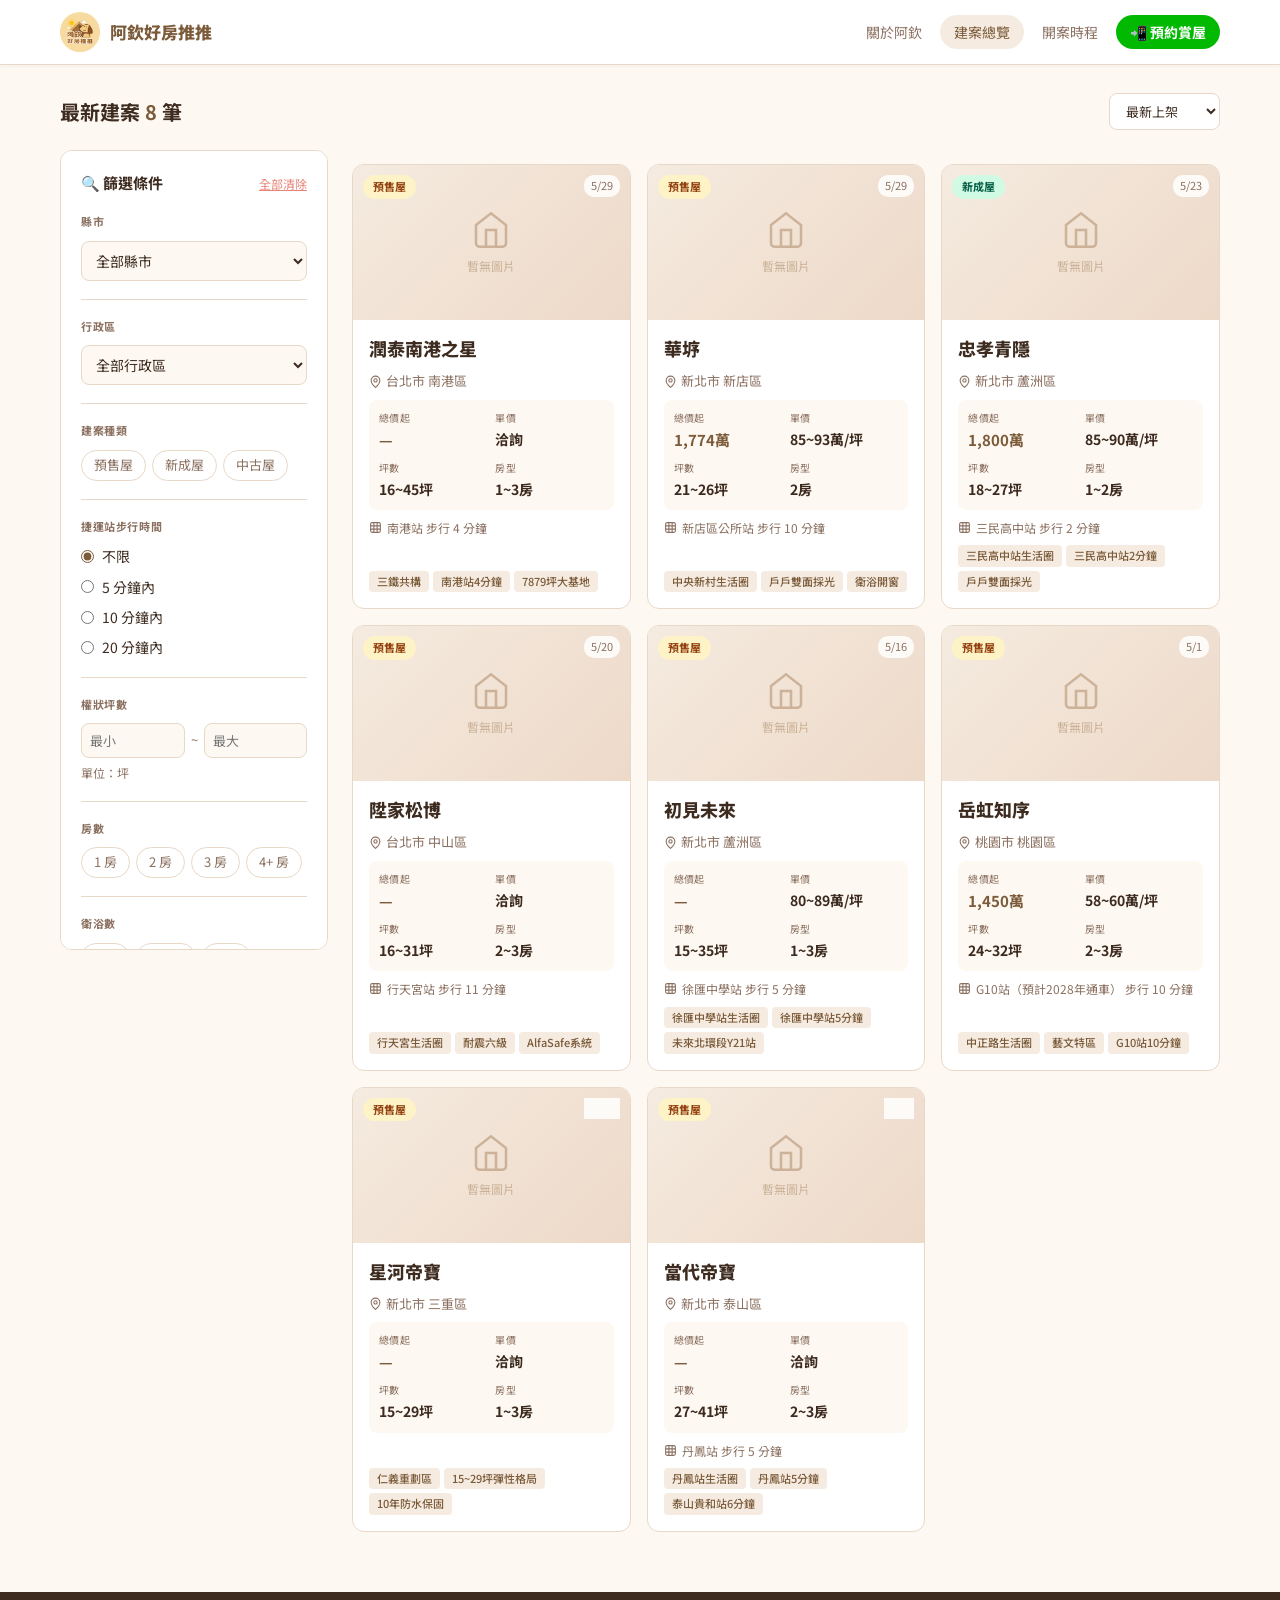
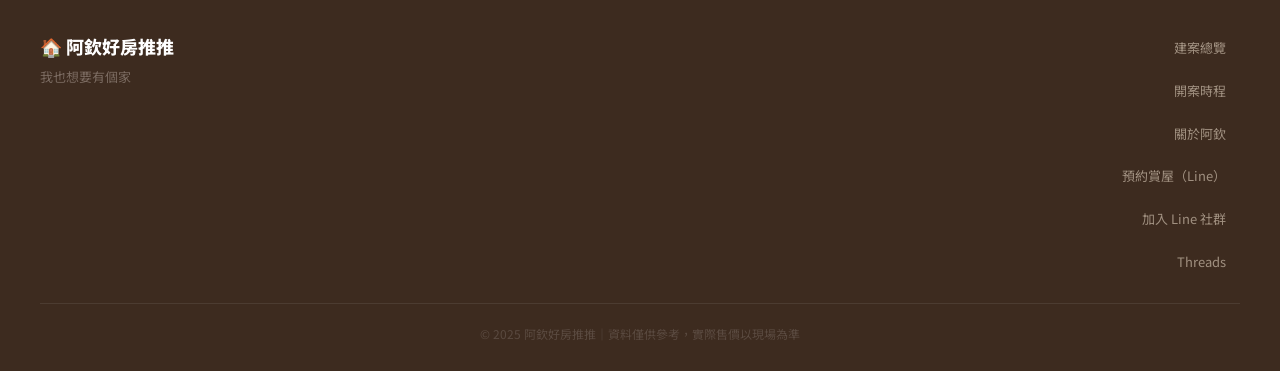
<file: index.html>
<!DOCTYPE html>
<html lang="zh-Hant">
<head>
  <meta charset="UTF-8">
  <meta name="viewport" content="width=device-width, initial-scale=1.0">
  <title>阿欽好房推推｜新建案資訊平台</title>
  <meta name="description" content="阿欽好房推推 — 集結最新預售屋、新成屋建案資訊，強大篩選功能，透過阿欽預約優先賞屋。">
  <link rel="icon" type="image/png" href="/images/logo.png">
  <link rel="stylesheet" href="/css/style.css">
</head>
<body>

<!-- ── Header ── -->
<header>
  <div class="header-inner">
    <a class="logo" href="/">
      <img src="/images/logo.png" alt="阿欽好房推推">
      <span class="logo-text">阿欽好房推推</span>
    </a>
    <nav>
      <a href="/about.html">關於阿欽</a>
      <a href="/" class="active">建案總覽</a>
      <a href="/schedule.html">開案時程</a>
      <a href="https://lin.ee/UndYv1Z" target="_blank" rel="noopener" class="nav-cta">
        📲 預約賞屋
      </a>
    </nav>
  </div>
</header>

<!-- ── Main ── -->
<main>
  <div class="page-container">

    <div class="listing-top">
      <h1>最新建案 <span id="resultCount">—</span> 筆</h1>
      <div style="display:flex;gap:8px;align-items:center;flex-wrap:wrap;">
        <select id="sortSelect" class="sort-select">
          <option value="newest">最新上架</option>
          <option value="price_asc">總價低→高</option>
          <option value="price_desc">總價高→低</option>
          <option value="size_asc">坪數小→大</option>
          <option value="size_desc">坪數大→小</option>
        </select>
        <button class="mobile-filter-btn" id="mobileFilterBtn">
          <svg width="15" height="15" viewBox="0 0 24 24" fill="none" stroke="currentColor" stroke-width="2">
            <line x1="4" y1="6" x2="20" y2="6"/>
            <line x1="4" y1="12" x2="14" y2="12"/>
            <line x1="4" y1="18" x2="10" y2="18"/>
          </svg>
          篩選
        </button>
      </div>
    </div>

    <div class="listing-layout">

      <!-- ── Filter Panel ── -->
      <aside class="filter-panel" id="filterPanel">
        <div class="filter-panel-header">
          <h2>🔍 篩選條件</h2>
          <button class="filter-reset" id="filterReset">全部清除</button>
        </div>

        <!-- Mobile close -->
        <div class="filter-panel-close-btn" style="display:none" id="filterCloseBtnWrap">
          <button id="filterClose" style="padding:6px 16px;border:1px solid var(--border);border-radius:20px;background:white;font-size:13px;cursor:pointer;font-family:inherit;">
            ✕ 關閉
          </button>
        </div>

        <!-- 縣市 -->
        <div class="filter-section">
          <div class="filter-label">縣市</div>
          <select id="filterCity" class="filter-select">
            <option value="">全部縣市</option>
          </select>
        </div>

        <!-- 行政區 -->
        <div class="filter-section">
          <div class="filter-label">行政區</div>
          <select id="filterDistrict" class="filter-select">
            <option value="">全部行政區</option>
          </select>
        </div>

        <!-- 建案種類 -->
        <div class="filter-section">
          <div class="filter-label">建案種類</div>
          <div class="chip-group">
            <span class="chip" data-group="type" data-value="預售屋">預售屋</span>
            <span class="chip" data-group="type" data-value="新成屋">新成屋</span>
            <span class="chip" data-group="type" data-value="中古屋">中古屋</span>
          </div>
        </div>

        <!-- 捷運距離 -->
        <div class="filter-section">
          <div class="filter-label">捷運站步行時間</div>
          <div class="radio-group">
            <label><input type="radio" name="mrt" value="" checked> 不限</label>
            <label><input type="radio" name="mrt" value="5"> 5 分鐘內</label>
            <label><input type="radio" name="mrt" value="10"> 10 分鐘內</label>
            <label><input type="radio" name="mrt" value="20"> 20 分鐘內</label>
          </div>
        </div>

        <!-- 權狀坪數 -->
        <div class="filter-section">
          <div class="filter-label">權狀坪數</div>
          <div class="range-row">
            <input type="number" id="sizeMin" class="range-input" placeholder="最小" min="0" step="1">
            <span>~</span>
            <input type="number" id="sizeMax" class="range-input" placeholder="最大" min="0" step="1">
          </div>
          <div class="range-unit">單位：坪</div>
        </div>

        <!-- 房數 -->
        <div class="filter-section">
          <div class="filter-label">房數</div>
          <div class="chip-group">
            <span class="chip" data-group="rooms" data-value="1">1 房</span>
            <span class="chip" data-group="rooms" data-value="2">2 房</span>
            <span class="chip" data-group="rooms" data-value="3">3 房</span>
            <span class="chip" data-group="rooms" data-value="4">4+ 房</span>
          </div>
        </div>

        <!-- 衛浴 -->
        <div class="filter-section">
          <div class="filter-label">衛浴數</div>
          <div class="chip-group">
            <span class="chip" data-group="bathrooms" data-value="1">1 衛</span>
            <span class="chip" data-group="bathrooms" data-value="1.5">1.5 衛</span>
            <span class="chip" data-group="bathrooms" data-value="2">2 衛</span>
            <span class="chip" data-group="bathrooms" data-value="3">3+ 衛</span>
          </div>
        </div>

      </aside>

      <!-- ── Project Area ── -->
      <div class="projects-area">
        <div class="active-filters" id="activeFilters"></div>
        <div class="project-grid" id="projectGrid">
          <!-- Cards rendered by JS -->
          <div style="padding:40px;color:var(--text-muted);font-size:14px;">載入中...</div>
        </div>
      </div>

    </div>
  </div>
</main>

<!-- ── Footer ── -->
<footer>
  <div class="footer-inner">
    <div class="footer-brand">
      <div class="footer-logo">🏠 阿欽好房推推</div>
      <div class="footer-tagline">我也想要有個家</div>
    </div>
    <nav class="footer-nav">
      <a href="/">建案總覽</a>
      <a href="/schedule.html">開案時程</a>
      <a href="/about.html">關於阿欽</a>
      <a href="https://lin.ee/UndYv1Z" target="_blank" rel="noopener">預約賞屋（Line）</a>
      <a href="https://line.me/ti/g2/VxZnBZgPuC8QQO1JbChsbgIZFCAFGrbEiuoVcQ" target="_blank" rel="noopener">加入 Line 社群</a>
      <a href="https://www.threads.com/@ac.goodhouse" target="_blank" rel="noopener">Threads</a>
    </nav>
  </div>
  <div class="footer-bottom">
    © 2025 阿欽好房推推｜資料僅供參考，實際售價以現場為準
  </div>
</footer>

<script src="/js/main.js"></script>
<script src="https://identity.netlify.com/v1/netlify-identity-widget.js"></script>
<script>
  // Show mobile close button on small screens
  if (window.innerWidth <= 900) {
    document.getElementById('filterCloseBtnWrap').style.display = 'flex';
  }
  // Redirect to /admin after Identity login
  if (window.netlifyIdentity) {
    window.netlifyIdentity.on('init', user => {
      if (!user) {
        window.netlifyIdentity.on('login', () => {
          document.location.href = '/admin/';
        });
      }
    });
  }
</script>
</body>
</html>
</file>
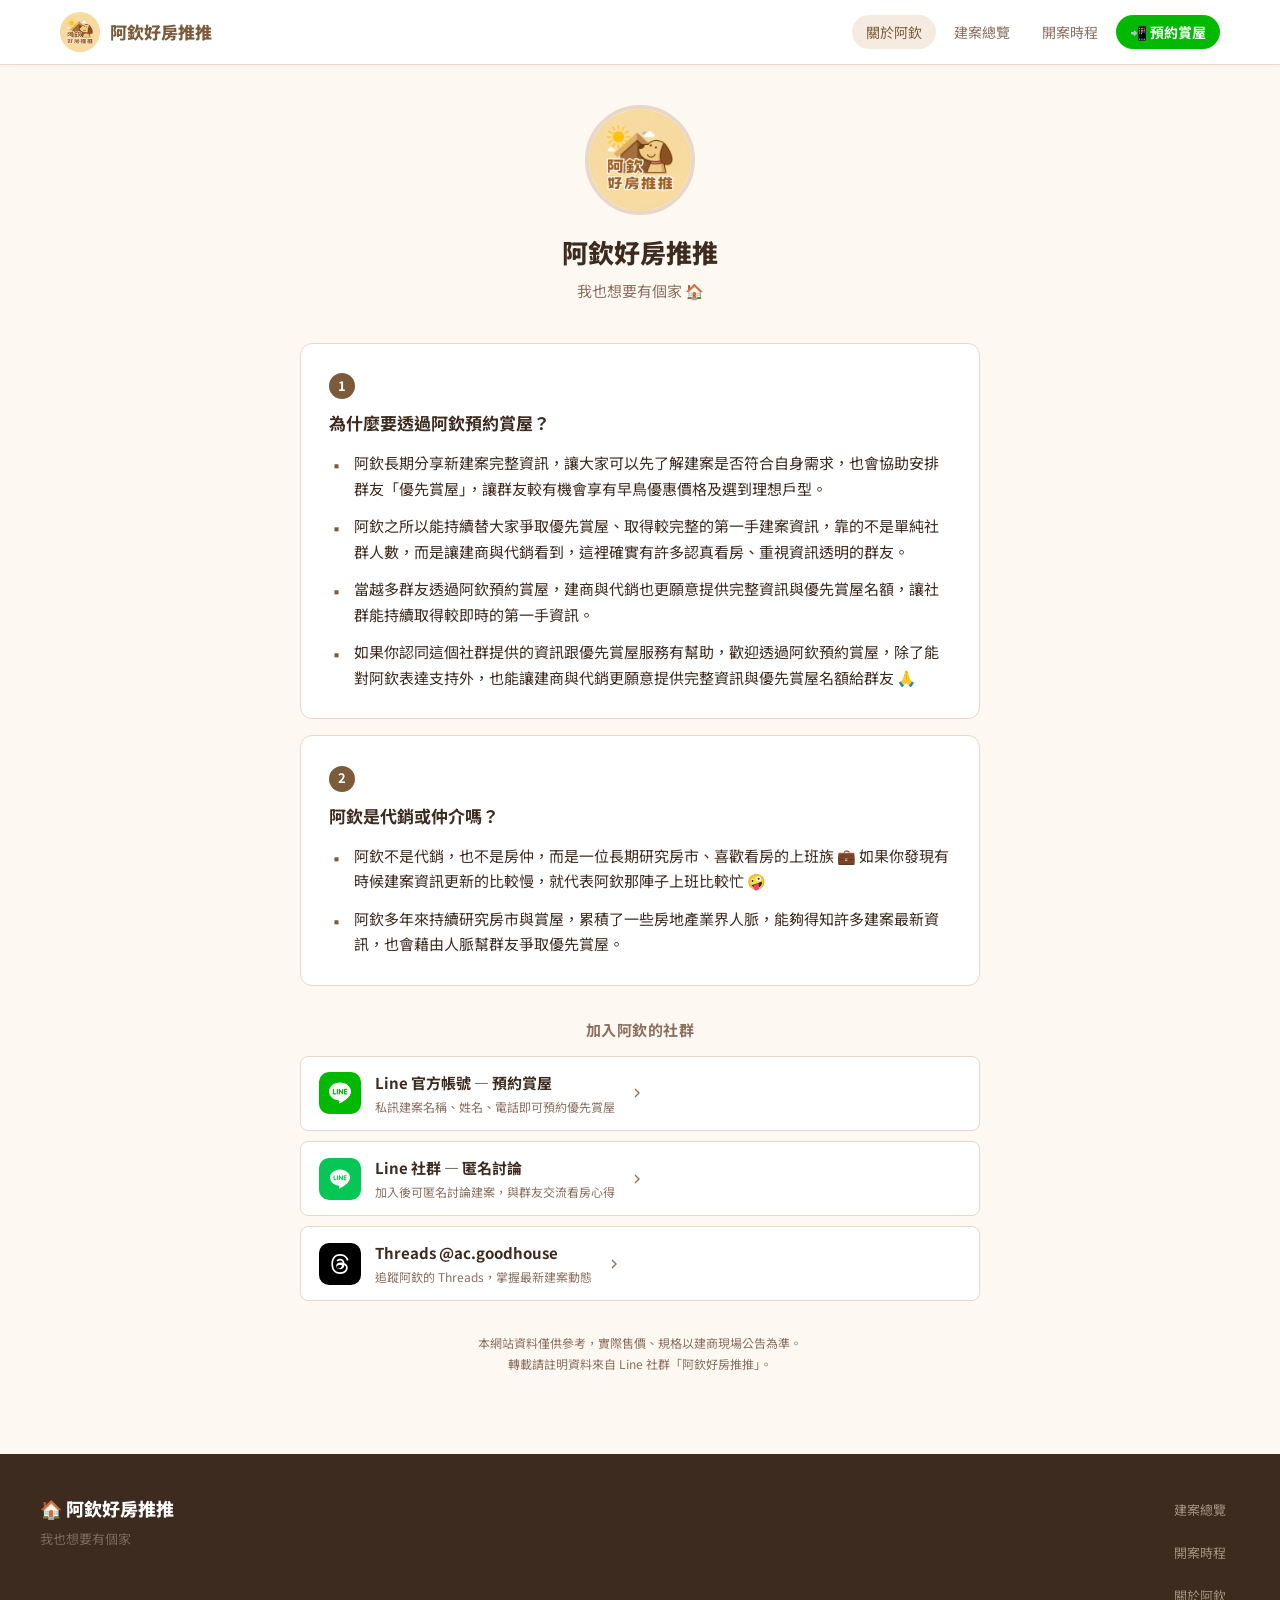
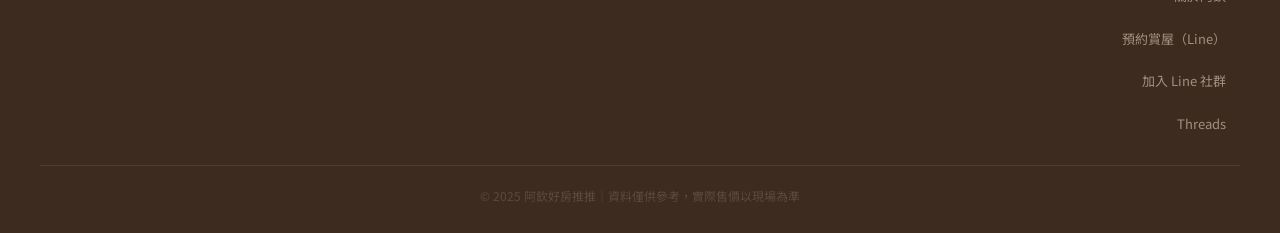
<file: about.html>
<!DOCTYPE html>
<html lang="zh-Hant">
<head>
  <meta charset="UTF-8">
  <meta name="viewport" content="width=device-width, initial-scale=1.0">
  <title>關於阿欽｜阿欽好房推推</title>
  <meta name="description" content="阿欽不是代銷也不是房仲，是一位長期研究房市的上班族，持續為大家整理最新建案資訊。">
  <link rel="icon" type="image/png" href="/images/logo.png">
  <link rel="stylesheet" href="/css/style.css">
</head>
<body>

<!-- ── Header ── -->
<header>
  <div class="header-inner">
    <a class="logo" href="/">
      <img src="/images/logo.png" alt="阿欽好房推推">
      <span class="logo-text">阿欽好房推推</span>
    </a>
    <nav>
      <a href="/about.html" class="active">關於阿欽</a>
      <a href="/">建案總覽</a>
      <a href="/schedule.html">開案時程</a>
      <a href="https://lin.ee/UndYv1Z" target="_blank" rel="noopener" class="nav-cta">
        📲 預約賞屋
      </a>
    </nav>
  </div>
</header>

<main>
  <div class="about-page">

    <!-- Hero -->
    <div class="about-hero">
      <img src="/images/logo.png" alt="阿欽好房推推">
      <h1>阿欽好房推推</h1>
      <p class="tagline">我也想要有個家 🏠</p>
    </div>

    <!-- Section 1 -->
    <div class="about-card">
      <div class="about-card-num">1</div>
      <h2>為什麼要透過阿欽預約賞屋？</h2>
      <ul>
        <li>阿欽長期分享新建案完整資訊，讓大家可以先了解建案是否符合自身需求，也會協助安排群友「優先賞屋」，讓群友較有機會享有早鳥優惠價格及選到理想戶型。</li>
        <li>阿欽之所以能持續替大家爭取優先賞屋、取得較完整的第一手建案資訊，靠的不是單純社群人數，而是讓建商與代銷看到，這裡確實有許多認真看房、重視資訊透明的群友。</li>
        <li>當越多群友透過阿欽預約賞屋，建商與代銷也更願意提供完整資訊與優先賞屋名額，讓社群能持續取得較即時的第一手資訊。</li>
        <li>如果你認同這個社群提供的資訊跟優先賞屋服務有幫助，歡迎透過阿欽預約賞屋，除了能對阿欽表達支持外，也能讓建商與代銷更願意提供完整資訊與優先賞屋名額給群友 🙏</li>
      </ul>
    </div>

    <!-- Section 2 -->
    <div class="about-card">
      <div class="about-card-num">2</div>
      <h2>阿欽是代銷或仲介嗎？</h2>
      <ul>
        <li>阿欽不是代銷，也不是房仲，而是一位長期研究房市、喜歡看房的上班族 💼 如果你發現有時候建案資訊更新的比較慢，就代表阿欽那陣子上班比較忙 🤪</li>
        <li>阿欽多年來持續研究房市與賞屋，累積了一些房地產業界人脈，能夠得知許多建案最新資訊，也會藉由人脈幫群友爭取優先賞屋。</li>
      </ul>
    </div>

    <!-- Social links -->
    <p class="social-section-title">加入阿欽的社群</p>
    <div class="social-links">

      <a class="social-link" href="https://lin.ee/UndYv1Z" target="_blank" rel="noopener">
        <div class="social-icon" style="background:#00B900">
          <svg width="22" height="22" viewBox="0 0 24 24" fill="white">
            <path d="M19.365 9.863c.349 0 .63.285.63.631 0 .345-.281.63-.63.63H17.61v1.125h1.755c.349 0 .63.283.63.63 0 .344-.281.629-.63.629h-2.386c-.345 0-.627-.285-.627-.629V8.108c0-.345.282-.63.627-.63h2.386c.349 0 .63.285.63.63 0 .349-.281.63-.63.63H17.61v1.125h1.755zm-3.855 3.016c0 .27-.174.51-.432.596-.064.021-.133.031-.199.031-.211 0-.391-.09-.51-.25l-2.443-3.317v2.94c0 .344-.279.629-.631.629-.346 0-.626-.285-.626-.629V8.108c0-.27.173-.51.43-.595.06-.023.136-.033.194-.033.195 0 .375.104.495.254l2.462 3.33V8.108c0-.345.282-.63.63-.63.345 0 .63.285.63.63v4.771zm-5.741 0c0 .344-.282.629-.631.629-.345 0-.627-.285-.627-.629V8.108c0-.345.282-.63.627-.63.349 0 .631.285.631.63v4.771zm-2.466.629H4.917c-.345 0-.63-.285-.63-.629V8.108c0-.345.285-.63.63-.63.348 0 .63.285.63.63v4.141h1.756c.348 0 .629.283.629.63 0 .344-.281.629-.629.629M24 10.314C24 4.943 18.615.572 12 .572S0 4.943 0 10.314c0 4.811 4.27 8.842 10.035 9.608.391.082.923.258 1.058.59.12.301.079.766.038 1.08l-.164 1.02c-.045.301-.24 1.186 1.049.645 1.291-.539 6.916-4.078 9.436-6.975C23.176 14.393 24 12.458 24 10.314"/>
          </svg>
        </div>
        <div class="social-link-text">
          <div class="sl-title">Line 官方帳號 — 預約賞屋</div>
          <div class="sl-desc">私訊建案名稱、姓名、電話即可預約優先賞屋</div>
        </div>
        <svg width="16" height="16" viewBox="0 0 24 24" fill="none" stroke="currentColor" stroke-width="2" style="flex-shrink:0;color:var(--text-muted)">
          <path d="M9 18l6-6-6-6"/>
        </svg>
      </a>

      <a class="social-link" href="https://line.me/ti/g2/VxZnBZgPuC8QQO1JbChsbgIZFCAFGrbEiuoVcQ" target="_blank" rel="noopener">
        <div class="social-icon" style="background:#06C755">
          <svg width="20" height="20" viewBox="0 0 24 24" fill="white">
            <path d="M19.365 9.863c.349 0 .63.285.63.631 0 .345-.281.63-.63.63H17.61v1.125h1.755c.349 0 .63.283.63.63 0 .344-.281.629-.63.629h-2.386c-.345 0-.627-.285-.627-.629V8.108c0-.345.282-.63.627-.63h2.386c.349 0 .63.285.63.63 0 .349-.281.63-.63.63H17.61v1.125h1.755zm-3.855 3.016c0 .27-.174.51-.432.596-.064.021-.133.031-.199.031-.211 0-.391-.09-.51-.25l-2.443-3.317v2.94c0 .344-.279.629-.631.629-.346 0-.626-.285-.626-.629V8.108c0-.27.173-.51.43-.595.06-.023.136-.033.194-.033.195 0 .375.104.495.254l2.462 3.33V8.108c0-.345.282-.63.63-.63.345 0 .63.285.63.63v4.771zm-5.741 0c0 .344-.282.629-.631.629-.345 0-.627-.285-.627-.629V8.108c0-.345.282-.63.627-.63.349 0 .631.285.631.63v4.771zm-2.466.629H4.917c-.345 0-.63-.285-.63-.629V8.108c0-.345.285-.63.63-.63.348 0 .63.285.63.63v4.141h1.756c.348 0 .629.283.629.63 0 .344-.281.629-.629.629M24 10.314C24 4.943 18.615.572 12 .572S0 4.943 0 10.314c0 4.811 4.27 8.842 10.035 9.608.391.082.923.258 1.058.59.12.301.079.766.038 1.08l-.164 1.02c-.045.301-.24 1.186 1.049.645 1.291-.539 6.916-4.078 9.436-6.975C23.176 14.393 24 12.458 24 10.314"/>
          </svg>
        </div>
        <div class="social-link-text">
          <div class="sl-title">Line 社群 — 匿名討論</div>
          <div class="sl-desc">加入後可匿名討論建案，與群友交流看房心得</div>
        </div>
        <svg width="16" height="16" viewBox="0 0 24 24" fill="none" stroke="currentColor" stroke-width="2" style="flex-shrink:0;color:var(--text-muted)">
          <path d="M9 18l6-6-6-6"/>
        </svg>
      </a>

      <a class="social-link" href="https://www.threads.com/@ac.goodhouse" target="_blank" rel="noopener">
        <div class="social-icon" style="background:#000">
          <svg width="20" height="20" viewBox="0 0 192 192" fill="white">
            <path d="M141.537 88.988a66.667 66.667 0 0 0-2.518-1.143c-1.482-27.307-16.403-42.94-41.457-43.1h-.34c-14.986 0-27.449 6.396-35.12 18.036l13.779 9.452c5.73-8.695 14.724-10.548 21.348-10.548h.229c8.249.053 14.474 2.452 18.503 7.129 2.932 3.405 4.893 8.111 5.864 14.05-7.314-1.243-15.224-1.626-23.68-1.14-23.82 1.371-39.134 15.264-38.105 34.568.522 9.792 5.4 18.216 13.735 23.719 7.047 4.652 16.124 6.927 25.557 6.412 12.458-.683 22.231-5.436 29.049-14.127 5.178-6.6 8.453-15.153 9.899-25.93 5.937 3.583 10.337 8.298 12.767 13.966 4.132 9.635 4.373 25.468-8.546 38.376-11.319 11.308-24.925 16.2-45.488 16.351-22.809-.169-40.06-7.484-51.275-21.742C35.236 139.966 29.808 120.682 29.605 96c.203-24.682 5.63-43.966 16.133-57.317C56.954 24.425 74.204 17.11 97.013 16.94c22.975.17 40.526 7.52 52.171 21.847 5.71 7.026 10.015 15.86 12.853 26.162l16.147-4.308c-3.44-12.68-8.853-23.606-16.219-32.668C147.036 9.607 125.202.195 97.07 0h-.113C68.882.195 47.292 9.642 32.788 28.08 19.882 44.485 13.224 67.315 13.001 95.932L13 96v.068c.224 28.617 6.882 51.447 19.788 67.852C47.292 182.358 68.882 191.805 96.957 192h.113c24.96-.173 42.554-6.708 57.048-21.189 18.963-18.945 18.392-42.692 12.142-57.27-4.484-10.454-13.033-18.945-24.723-24.553zm-53.19 49.19c-10.426.585-21.248-4.089-21.82-14.145-.427-8.012 5.718-16.93 24.23-18.01 2.121-.123 4.199-.184 6.235-.184 6.101 0 11.808.606 16.994 1.771-1.931 24.111-15.053 29.922-25.64 30.568z"/>
          </svg>
        </div>
        <div class="social-link-text">
          <div class="sl-title">Threads @ac.goodhouse</div>
          <div class="sl-desc">追蹤阿欽的 Threads，掌握最新建案動態</div>
        </div>
        <svg width="16" height="16" viewBox="0 0 24 24" fill="none" stroke="currentColor" stroke-width="2" style="flex-shrink:0;color:var(--text-muted)">
          <path d="M9 18l6-6-6-6"/>
        </svg>
      </a>

    </div>

    <!-- Disclaimer -->
    <p style="font-size:12px;color:var(--text-muted);text-align:center;margin-top:32px;line-height:1.7">
      本網站資料僅供參考，實際售價、規格以建商現場公告為準。<br>
      轉載請註明資料來自 Line 社群「阿欽好房推推」。
    </p>

  </div>
</main>

<!-- ── Footer ── -->
<footer>
  <div class="footer-inner">
    <div class="footer-brand">
      <div class="footer-logo">🏠 阿欽好房推推</div>
      <div class="footer-tagline">我也想要有個家</div>
    </div>
    <nav class="footer-nav">
      <a href="/">建案總覽</a>
      <a href="/schedule.html">開案時程</a>
      <a href="/about.html">關於阿欽</a>
      <a href="https://lin.ee/UndYv1Z" target="_blank" rel="noopener">預約賞屋（Line）</a>
      <a href="https://line.me/ti/g2/VxZnBZgPuC8QQO1JbChsbgIZFCAFGrbEiuoVcQ" target="_blank" rel="noopener">加入 Line 社群</a>
      <a href="https://www.threads.com/@ac.goodhouse" target="_blank" rel="noopener">Threads</a>
    </nav>
  </div>
  <div class="footer-bottom">
    © 2025 阿欽好房推推｜資料僅供參考，實際售價以現場為準
  </div>
</footer>

</body>
</html>
</file>
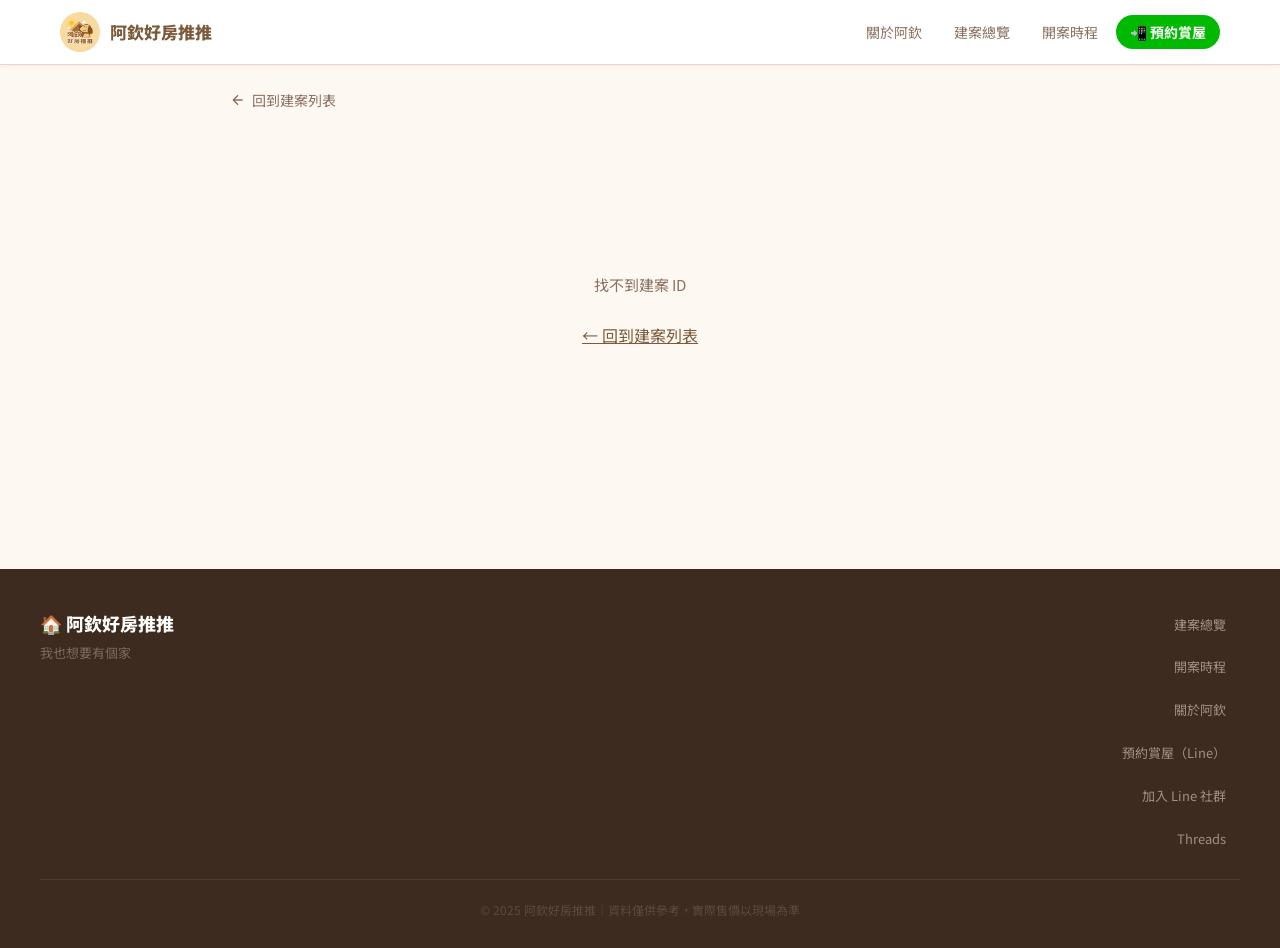
<file: project.html>
<!DOCTYPE html>
<html lang="zh-Hant">
<head>
  <meta charset="UTF-8">
  <meta name="viewport" content="width=device-width, initial-scale=1.0">
  <title>建案詳情｜阿欽好房推推</title>
  <meta name="description" content="查看建案完整資訊，透過阿欽預約優先賞屋。">
  <link rel="icon" type="image/png" href="/images/logo.png">
  <link rel="stylesheet" href="/css/style.css">
</head>
<body>

<!-- ── Header ── -->
<header>
  <div class="header-inner">
    <a class="logo" href="/">
      <img src="/images/logo.png" alt="阿欽好房推推">
      <span class="logo-text">阿欽好房推推</span>
    </a>
    <nav>
      <a href="/about.html">關於阿欽</a>
      <a href="/">建案總覽</a>
      <a href="/schedule.html">開案時程</a>
      <a href="https://lin.ee/UndYv1Z" target="_blank" rel="noopener" class="nav-cta">
        📲 預約賞屋
      </a>
    </nav>
  </div>
</header>

<main>
  <div class="project-detail">

    <a class="back-link" href="/">
      <svg width="16" height="16" viewBox="0 0 24 24" fill="none" stroke="currentColor" stroke-width="2">
        <path d="M19 12H5M12 19l-7-7 7-7"/>
      </svg>
      回到建案列表
    </a>

    <!-- Loading state -->
    <div id="loading" style="padding:60px 0;text-align:center;color:var(--text-muted)">
      載入中...
    </div>

    <!-- Content (hidden until loaded) -->
    <div id="content" class="hidden">

      <!-- ── Hero ── -->
      <div class="project-hero">
        <div id="heroImage"></div>
        <div class="project-hero-body">
          <div class="project-hero-top">
            <h1 class="project-title" id="projectName"></h1>
            <span class="status-pill" id="statusPill"></span>
          </div>
          <div class="project-addr" id="projectAddr"></div>

          <!-- Key specs -->
          <div class="project-key-specs">
            <div class="key-spec">
              <div class="ks-label">總價起</div>
              <div class="ks-value" id="ksTotalPrice"></div>
            </div>
            <div class="key-spec">
              <div class="ks-label">單價（萬/坪）</div>
              <div class="ks-value" id="ksUnitPrice"></div>
            </div>
            <div class="key-spec">
              <div class="ks-label">權狀坪數</div>
              <div class="ks-value" id="ksSize"></div>
              <div class="ks-unit">坪</div>
            </div>
            <div class="key-spec">
              <div class="ks-label" id="ksMrtLabel">捷運</div>
              <div class="ks-value" id="ksMrt"></div>
            </div>
          </div>

          <div id="description" style="font-size:14px;color:var(--text-muted);margin-bottom:14px;line-height:1.7;"></div>

          <div class="project-highlights" id="highlights"></div>
        </div>
      </div>

      <!-- ── Booking CTA ── -->
      <div class="booking-cta">
        <h3>預約賞屋 — <span id="ctaProjectName"></span></h3>
        <p class="cta-sub">
          透過阿欽預約，有機會享有優先賞屋名額與早鳥優惠。<br>
          加入 Line 官方帳號後，私訊建案名稱、姓名、電話即可預約。
        </p>
        <div class="cta-steps">
          <span>📋 私訊建案名稱</span>
          <span>👤 姓名</span>
          <span>📞 電話</span>
        </div>
        <a class="btn-line line-link" href="https://lin.ee/UndYv1Z" target="_blank" rel="noopener">
          <svg width="20" height="20" viewBox="0 0 24 24" fill="currentColor">
            <path d="M19.365 9.863c.349 0 .63.285.63.631 0 .345-.281.63-.63.63H17.61v1.125h1.755c.349 0 .63.283.63.63 0 .344-.281.629-.63.629h-2.386c-.345 0-.627-.285-.627-.629V8.108c0-.345.282-.63.627-.63h2.386c.349 0 .63.285.63.63 0 .349-.281.63-.63.63H17.61v1.125h1.755zm-3.855 3.016c0 .27-.174.51-.432.596-.064.021-.133.031-.199.031-.211 0-.391-.09-.51-.25l-2.443-3.317v2.94c0 .344-.279.629-.631.629-.346 0-.626-.285-.626-.629V8.108c0-.27.173-.51.43-.595.06-.023.136-.033.194-.033.195 0 .375.104.495.254l2.462 3.33V8.108c0-.345.282-.63.63-.63.345 0 .63.285.63.63v4.771zm-5.741 0c0 .344-.282.629-.631.629-.345 0-.627-.285-.627-.629V8.108c0-.345.282-.63.627-.63.349 0 .631.285.631.63v4.771zm-2.466.629H4.917c-.345 0-.63-.285-.63-.629V8.108c0-.345.285-.63.63-.63.348 0 .63.285.63.63v4.141h1.756c.348 0 .629.283.629.63 0 .344-.281.629-.629.629M24 10.314C24 4.943 18.615.572 12 .572S0 4.943 0 10.314c0 4.811 4.27 8.842 10.035 9.608.391.082.923.258 1.058.59.12.301.079.766.038 1.08l-.164 1.02c-.045.301-.24 1.186 1.049.645 1.291-.539 6.916-4.078 9.436-6.975C23.176 14.393 24 12.458 24 10.314"/>
          </svg>
          加入 Line 預約賞屋
        </a>
      </div>

      <!-- ── Info Grid ── -->
      <div class="info-grid">

        <!-- 銷售資訊 -->
        <div class="info-card">
          <div class="info-card-title">
            <svg width="14" height="14" viewBox="0 0 24 24" fill="none" stroke="currentColor" stroke-width="2">
              <rect x="3" y="4" width="18" height="18" rx="2"/><line x1="16" y1="2" x2="16" y2="6"/>
              <line x1="8" y1="2" x2="8" y2="6"/><line x1="3" y1="10" x2="21" y2="10"/>
            </svg>
            銷售資訊
          </div>
          <div id="saleInfo"></div>
        </div>

        <!-- 基地資訊 -->
        <div class="info-card">
          <div class="info-card-title">
            <svg width="14" height="14" viewBox="0 0 24 24" fill="none" stroke="currentColor" stroke-width="2">
              <path d="M20 10c0 6-8 13-8 13s-8-7-8-13a8 8 0 0 1 16 0Z"/><circle cx="12" cy="10" r="3"/>
            </svg>
            基地資訊
          </div>
          <div id="siteInfo"></div>
        </div>

        <!-- 建案資訊 -->
        <div class="info-card full" id="">
          <div class="info-card-title">
            <svg width="14" height="14" viewBox="0 0 24 24" fill="none" stroke="currentColor" stroke-width="2">
              <rect x="2" y="3" width="20" height="14" rx="2"/><path d="M8 21h8M12 17v4"/>
            </svg>
            建案資訊
          </div>
          <div id="buildInfo"></div>
        </div>

        <!-- 格局明細 -->
        <div class="info-card full" id="layoutsCard">
          <div class="info-card-title">
            <svg width="14" height="14" viewBox="0 0 24 24" fill="none" stroke="currentColor" stroke-width="2">
              <rect x="3" y="3" width="18" height="18" rx="2"/>
              <path d="M3 9h18M3 15h18M9 3v18"/>
            </svg>
            格局明細
          </div>
          <table class="layouts-table">
            <thead>
              <tr>
                <th>坪數</th>
                <th>房數</th>
                <th>衛浴</th>
                <th>說明</th>
              </tr>
            </thead>
            <tbody id="layoutsBody"></tbody>
          </table>
        </div>

      </div>

      <!-- ── Payment ── -->
      <div class="info-card" style="margin-bottom:16px" id="paymentCard">
        <div class="info-card-title">
          <svg width="14" height="14" viewBox="0 0 24 24" fill="none" stroke="currentColor" stroke-width="2">
            <rect x="1" y="4" width="22" height="16" rx="2"/><line x1="1" y1="10" x2="23" y2="10"/>
          </svg>
          付款方式
        </div>
        <div class="payment-flow" id="paymentFlow"></div>
      </div>

      <!-- ── Materials ── -->
      <div class="info-card" style="margin-bottom:20px" id="materialsCard">
        <div class="info-card-title">
          <svg width="14" height="14" viewBox="0 0 24 24" fill="none" stroke="currentColor" stroke-width="2">
            <path d="M14.5 10c-.83 0-1.5-.67-1.5-1.5v-5c0-.83.67-1.5 1.5-1.5s1.5.67 1.5 1.5v5c0 .83-.67 1.5-1.5 1.5z"/>
            <path d="M20.5 10H19V8.5c0-.83.67-1.5 1.5-1.5s1.5.67 1.5 1.5-.67 1.5-1.5 1.5z"/>
            <path d="M9.5 14c.83 0 1.5.67 1.5 1.5v5c0 .83-.67 1.5-1.5 1.5S8 21.33 8 20.5v-5c0-.83.67-1.5 1.5-1.5z"/>
            <path d="M3.5 14H5v1.5c0 .83-.67 1.5-1.5 1.5S2 16.33 2 15.5 2.67 14 3.5 14z"/>
            <path d="M14 14.5c0-.83.67-1.5 1.5-1.5h5c.83 0 1.5.67 1.5 1.5s-.67 1.5-1.5 1.5h-5c-.83 0-1.5-.67-1.5-1.5z"/>
            <path d="M15.5 19H14v1.5c0 .83.67 1.5 1.5 1.5s1.5-.67 1.5-1.5-.67-1.5-1.5-1.5z"/>
            <path d="M10 9.5C10 8.67 9.33 8 8.5 8h-5C2.67 8 2 8.67 2 9.5S2.67 11 3.5 11h5c.83 0 1.5-.67 1.5-1.5z"/>
            <path d="M8.5 5H10V3.5C10 2.67 9.33 2 8.5 2S7 2.67 7 3.5 7.67 5 8.5 5z"/>
          </svg>
          建材配備
        </div>
        <div id="materialsInfo"></div>
      </div>

      <!-- Bottom CTA -->
      <div style="text-align:center;padding:20px 0 40px">
        <p style="font-size:13px;color:var(--text-muted);margin-bottom:14px">
          對這個建案有興趣？現在就透過阿欽預約優先賞屋 🏠
        </p>
        <a class="btn-line line-link" href="https://lin.ee/UndYv1Z" target="_blank" rel="noopener">
          📲 加入 Line 預約賞屋
        </a>
      </div>

    </div><!-- /content -->
  </div><!-- /project-detail -->
</main>

<!-- ── Footer ── -->
<footer>
  <div class="footer-inner">
    <div class="footer-brand">
      <div class="footer-logo">🏠 阿欽好房推推</div>
      <div class="footer-tagline">我也想要有個家</div>
    </div>
    <nav class="footer-nav">
      <a href="/">建案總覽</a>
      <a href="/schedule.html">開案時程</a>
      <a href="/about.html">關於阿欽</a>
      <a href="https://lin.ee/UndYv1Z" target="_blank" rel="noopener">預約賞屋（Line）</a>
      <a href="https://line.me/ti/g2/VxZnBZgPuC8QQO1JbChsbgIZFCAFGrbEiuoVcQ" target="_blank" rel="noopener">加入 Line 社群</a>
      <a href="https://www.threads.com/@ac.goodhouse" target="_blank" rel="noopener">Threads</a>
    </nav>
  </div>
  <div class="footer-bottom">
    © 2025 阿欽好房推推｜資料僅供參考，實際售價以現場為準
  </div>
</footer>

<script src="/js/project.js"></script>
</body>
</html>
</file>
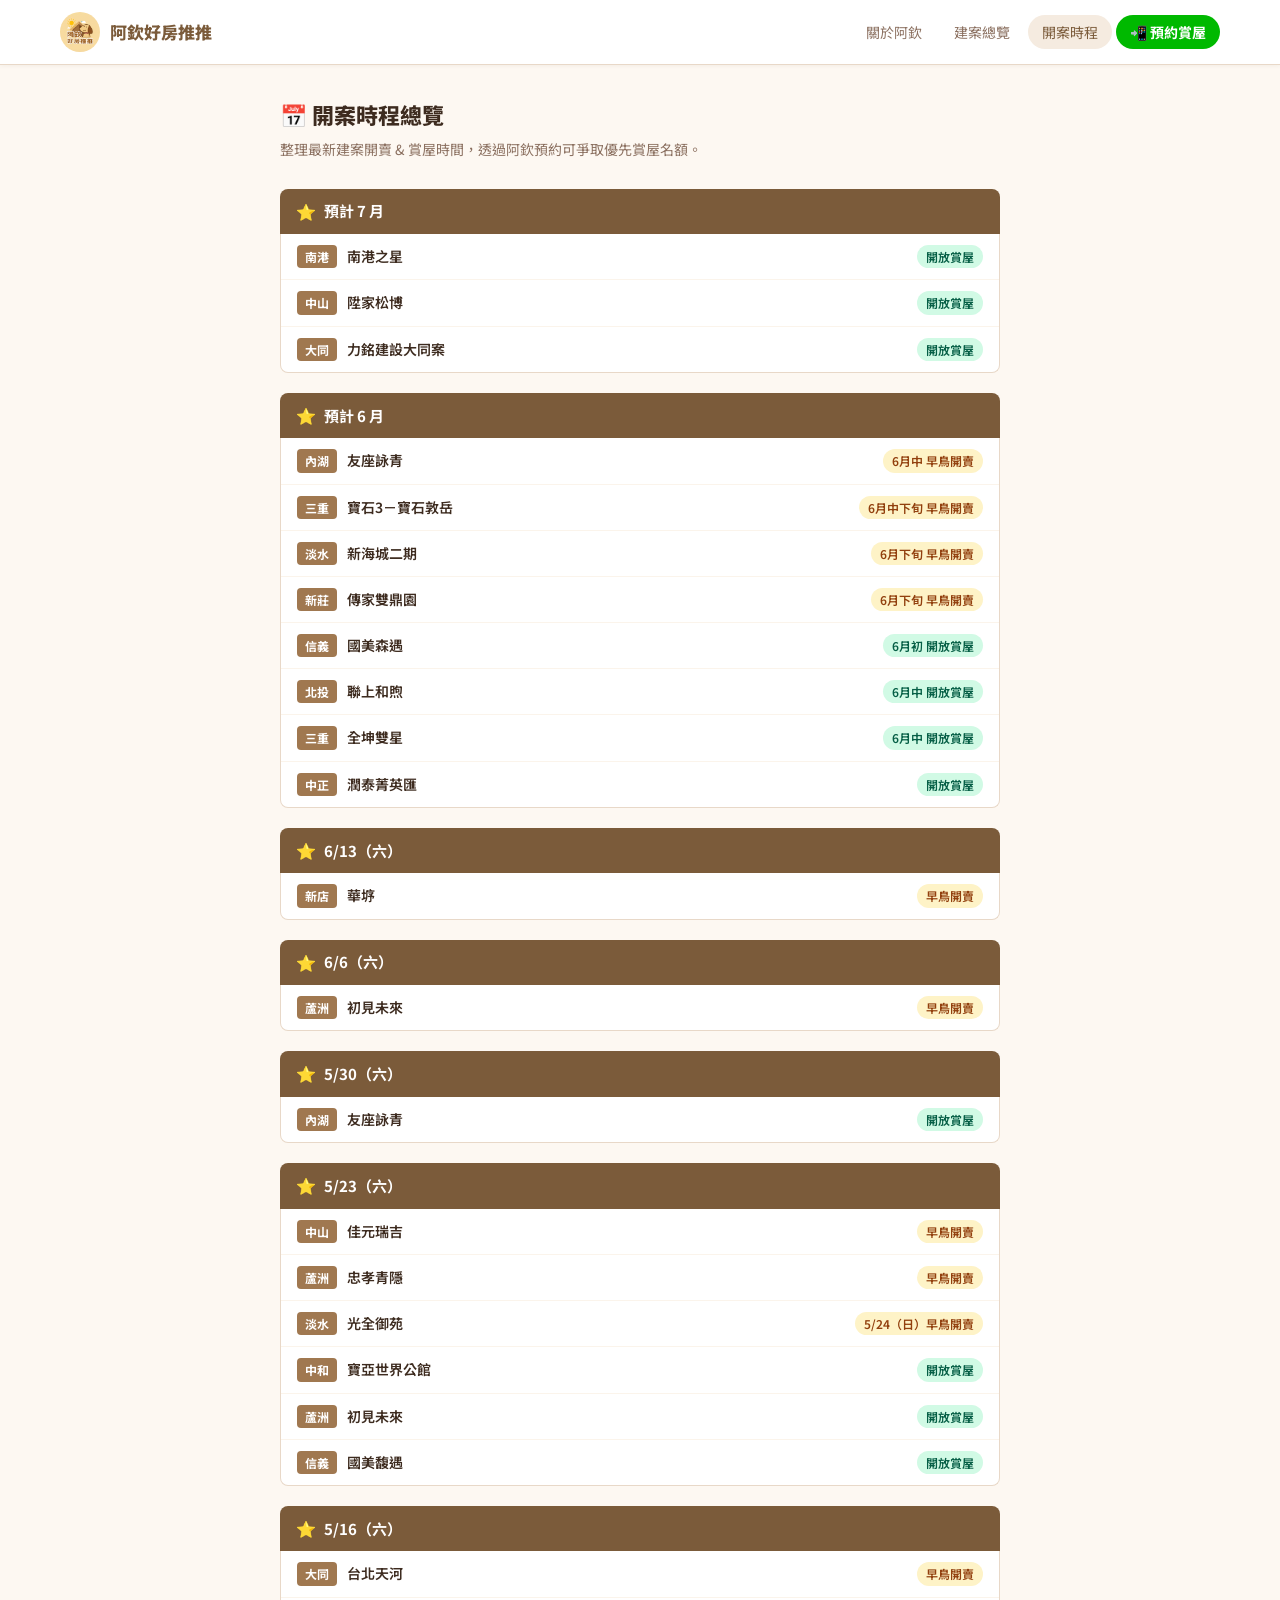
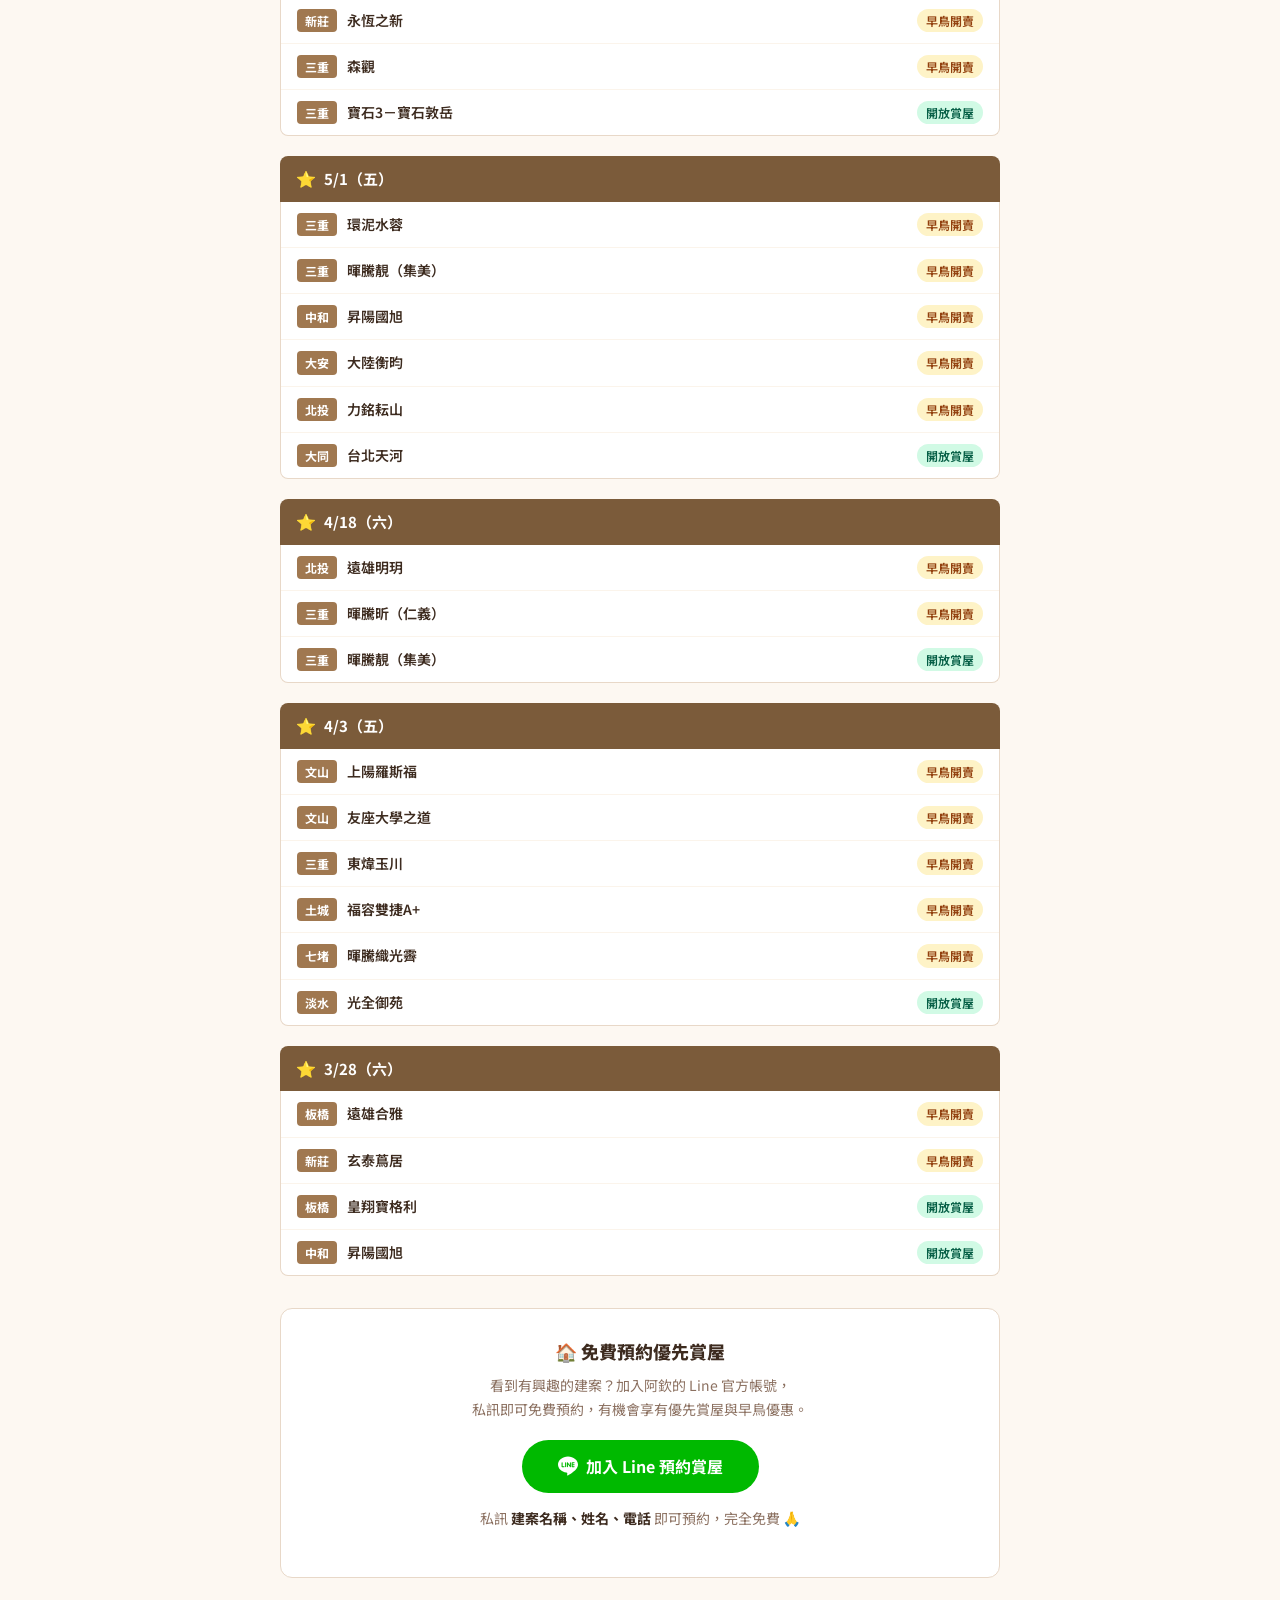
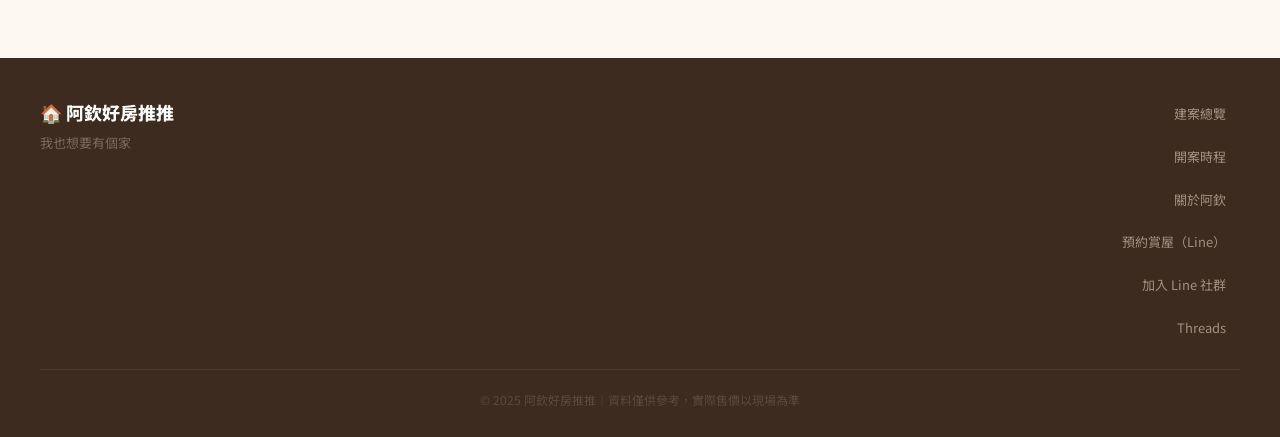
<file: schedule.html>
<!DOCTYPE html>
<html lang="zh-Hant">
<head>
  <meta charset="UTF-8">
  <meta name="viewport" content="width=device-width, initial-scale=1.0">
  <title>開案時程總覽｜阿欽好房推推</title>
  <meta name="description" content="最新建案開賣、賞屋時程一覽，透過阿欽免費預約優先賞屋。">
  <link rel="icon" type="image/png" href="/images/logo.png">
  <link rel="stylesheet" href="/css/style.css">
  <style>
    .schedule-page {
      max-width: 760px;
      margin: 0 auto;
      padding: 32px 20px 80px;
    }
    .schedule-page h1 {
      font-size: 22px;
      font-weight: 800;
      margin-bottom: 6px;
    }
    .schedule-intro {
      font-size: 14px;
      color: var(--text-muted);
      margin-bottom: 28px;
    }

    .schedule-group {
      margin-bottom: 20px;
    }
    .schedule-group-header {
      display: flex;
      align-items: center;
      gap: 8px;
      padding: 10px 16px;
      background: var(--primary);
      color: white;
      border-radius: var(--radius-sm) var(--radius-sm) 0 0;
      font-size: 15px;
      font-weight: 700;
    }
    .schedule-group-header .star { font-size: 16px; }

    .schedule-items {
      background: white;
      border: 1px solid var(--border);
      border-top: none;
      border-radius: 0 0 var(--radius-sm) var(--radius-sm);
      overflow: hidden;
    }
    .schedule-item {
      display: flex;
      align-items: flex-start;
      gap: 10px;
      padding: 11px 16px;
      border-bottom: 1px solid var(--bg-filter);
      font-size: 14px;
      transition: background .15s;
    }
    .schedule-item:last-child { border-bottom: none; }
    .schedule-item:hover { background: var(--bg); }

    .item-dot {
      width: 6px;
      height: 6px;
      border-radius: 50%;
      background: var(--primary-light);
      flex-shrink: 0;
      margin-top: 7px;
    }

    .item-district {
      flex-shrink: 0;
      font-size: 12px;
      font-weight: 700;
      color: white;
      background: var(--primary-light);
      padding: 2px 8px;
      border-radius: 4px;
      white-space: nowrap;
    }
    .item-name {
      font-weight: 600;
      color: var(--text);
      flex: 1;
    }
    .item-event {
      flex-shrink: 0;
      font-size: 12px;
      font-weight: 600;
      padding: 2px 9px;
      border-radius: 20px;
      white-space: nowrap;
    }
    .event-sale {
      background: #FEF3C7;
      color: #92400E;
    }
    .event-view {
      background: #D1FAE5;
      color: #065F46;
    }

    /* CTA at bottom */
    .schedule-cta {
      margin-top: 32px;
      background: white;
      border: 1px solid var(--border);
      border-radius: var(--radius);
      padding: 28px 24px;
      text-align: center;
    }
    .schedule-cta h3 {
      font-size: 18px;
      font-weight: 800;
      margin-bottom: 8px;
    }
    .schedule-cta p {
      font-size: 14px;
      color: var(--text-muted);
      margin-bottom: 18px;
      line-height: 1.7;
    }
    .cta-hint {
      font-size: 13px;
      color: var(--text-muted);
      margin-top: 14px;
    }
    .cta-hint strong { color: var(--text); }
  </style>
</head>
<body>

<!-- ── Header ── -->
<header>
  <div class="header-inner">
    <a class="logo" href="/">
      <img src="/images/logo.png" alt="阿欽好房推推">
      <span class="logo-text">阿欽好房推推</span>
    </a>
    <nav>
      <a href="/about.html">關於阿欽</a>
      <a href="/">建案總覽</a>
      <a href="/schedule.html" class="active">開案時程</a>
      <a href="https://lin.ee/UndYv1Z" target="_blank" rel="noopener" class="nav-cta">
        📲 預約賞屋
      </a>
    </nav>
  </div>
</header>

<main>
  <div class="schedule-page">
    <h1>📅 開案時程總覽</h1>
    <p class="schedule-intro">整理最新建案開賣 &amp; 賞屋時間，透過阿欽預約可爭取優先賞屋名額。</p>

    <!-- 預計7月 -->
    <div class="schedule-group">
      <div class="schedule-group-header">
        <span class="star">⭐</span> 預計 7 月
      </div>
      <div class="schedule-items">
        <div class="schedule-item">
          <span class="item-district">南港</span>
          <span class="item-name">南港之星</span>
          <span class="item-event event-view">開放賞屋</span>
        </div>
        <div class="schedule-item">
          <span class="item-district">中山</span>
          <span class="item-name">陞家松博</span>
          <span class="item-event event-view">開放賞屋</span>
        </div>
        <div class="schedule-item">
          <span class="item-district">大同</span>
          <span class="item-name">力銘建設大同案</span>
          <span class="item-event event-view">開放賞屋</span>
        </div>
      </div>
    </div>

    <!-- 預計6月 -->
    <div class="schedule-group">
      <div class="schedule-group-header">
        <span class="star">⭐</span> 預計 6 月
      </div>
      <div class="schedule-items">
        <div class="schedule-item">
          <span class="item-district">內湖</span>
          <span class="item-name">友座詠青</span>
          <span class="item-event event-sale">6月中 早鳥開賣</span>
        </div>
        <div class="schedule-item">
          <span class="item-district">三重</span>
          <span class="item-name">寶石3－寶石敦岳</span>
          <span class="item-event event-sale">6月中下旬 早鳥開賣</span>
        </div>
        <div class="schedule-item">
          <span class="item-district">淡水</span>
          <span class="item-name">新海城二期</span>
          <span class="item-event event-sale">6月下旬 早鳥開賣</span>
        </div>
        <div class="schedule-item">
          <span class="item-district">新莊</span>
          <span class="item-name">傳家雙鼎園</span>
          <span class="item-event event-sale">6月下旬 早鳥開賣</span>
        </div>
        <div class="schedule-item">
          <span class="item-district">信義</span>
          <span class="item-name">國美森遇</span>
          <span class="item-event event-view">6月初 開放賞屋</span>
        </div>
        <div class="schedule-item">
          <span class="item-district">北投</span>
          <span class="item-name">聯上和煦</span>
          <span class="item-event event-view">6月中 開放賞屋</span>
        </div>
        <div class="schedule-item">
          <span class="item-district">三重</span>
          <span class="item-name">全坤雙星</span>
          <span class="item-event event-view">6月中 開放賞屋</span>
        </div>
        <div class="schedule-item">
          <span class="item-district">中正</span>
          <span class="item-name">潤泰菁英匯</span>
          <span class="item-event event-view">開放賞屋</span>
        </div>
      </div>
    </div>

    <!-- 6/13 -->
    <div class="schedule-group">
      <div class="schedule-group-header">
        <span class="star">⭐</span> 6/13（六）
      </div>
      <div class="schedule-items">
        <div class="schedule-item">
          <span class="item-district">新店</span>
          <span class="item-name">華垿</span>
          <span class="item-event event-sale">早鳥開賣</span>
        </div>
      </div>
    </div>

    <!-- 6/6 -->
    <div class="schedule-group">
      <div class="schedule-group-header">
        <span class="star">⭐</span> 6/6（六）
      </div>
      <div class="schedule-items">
        <div class="schedule-item">
          <span class="item-district">蘆洲</span>
          <span class="item-name">初見未來</span>
          <span class="item-event event-sale">早鳥開賣</span>
        </div>
      </div>
    </div>

    <!-- 5/30 -->
    <div class="schedule-group">
      <div class="schedule-group-header">
        <span class="star">⭐</span> 5/30（六）
      </div>
      <div class="schedule-items">
        <div class="schedule-item">
          <span class="item-district">內湖</span>
          <span class="item-name">友座詠青</span>
          <span class="item-event event-view">開放賞屋</span>
        </div>
      </div>
    </div>

    <!-- 5/23 -->
    <div class="schedule-group">
      <div class="schedule-group-header">
        <span class="star">⭐</span> 5/23（六）
      </div>
      <div class="schedule-items">
        <div class="schedule-item">
          <span class="item-district">中山</span>
          <span class="item-name">佳元瑞吉</span>
          <span class="item-event event-sale">早鳥開賣</span>
        </div>
        <div class="schedule-item">
          <span class="item-district">蘆洲</span>
          <span class="item-name">忠孝青隱</span>
          <span class="item-event event-sale">早鳥開賣</span>
        </div>
        <div class="schedule-item">
          <span class="item-district">淡水</span>
          <span class="item-name">光全御苑</span>
          <span class="item-event event-sale">5/24（日）早鳥開賣</span>
        </div>
        <div class="schedule-item">
          <span class="item-district">中和</span>
          <span class="item-name">寶亞世界公館</span>
          <span class="item-event event-view">開放賞屋</span>
        </div>
        <div class="schedule-item">
          <span class="item-district">蘆洲</span>
          <span class="item-name">初見未來</span>
          <span class="item-event event-view">開放賞屋</span>
        </div>
        <div class="schedule-item">
          <span class="item-district">信義</span>
          <span class="item-name">國美馥遇</span>
          <span class="item-event event-view">開放賞屋</span>
        </div>
      </div>
    </div>

    <!-- 5/16 -->
    <div class="schedule-group">
      <div class="schedule-group-header">
        <span class="star">⭐</span> 5/16（六）
      </div>
      <div class="schedule-items">
        <div class="schedule-item">
          <span class="item-district">大同</span>
          <span class="item-name">台北天河</span>
          <span class="item-event event-sale">早鳥開賣</span>
        </div>
        <div class="schedule-item">
          <span class="item-district">新莊</span>
          <span class="item-name">永恆之新</span>
          <span class="item-event event-sale">早鳥開賣</span>
        </div>
        <div class="schedule-item">
          <span class="item-district">三重</span>
          <span class="item-name">森觀</span>
          <span class="item-event event-sale">早鳥開賣</span>
        </div>
        <div class="schedule-item">
          <span class="item-district">三重</span>
          <span class="item-name">寶石3－寶石敦岳</span>
          <span class="item-event event-view">開放賞屋</span>
        </div>
      </div>
    </div>

    <!-- 5/1 -->
    <div class="schedule-group">
      <div class="schedule-group-header">
        <span class="star">⭐</span> 5/1（五）
      </div>
      <div class="schedule-items">
        <div class="schedule-item">
          <span class="item-district">三重</span>
          <span class="item-name">環泥水蓉</span>
          <span class="item-event event-sale">早鳥開賣</span>
        </div>
        <div class="schedule-item">
          <span class="item-district">三重</span>
          <span class="item-name">暉騰靚（集美）</span>
          <span class="item-event event-sale">早鳥開賣</span>
        </div>
        <div class="schedule-item">
          <span class="item-district">中和</span>
          <span class="item-name">昇陽國旭</span>
          <span class="item-event event-sale">早鳥開賣</span>
        </div>
        <div class="schedule-item">
          <span class="item-district">大安</span>
          <span class="item-name">大陸衡昀</span>
          <span class="item-event event-sale">早鳥開賣</span>
        </div>
        <div class="schedule-item">
          <span class="item-district">北投</span>
          <span class="item-name">力銘耘山</span>
          <span class="item-event event-sale">早鳥開賣</span>
        </div>
        <div class="schedule-item">
          <span class="item-district">大同</span>
          <span class="item-name">台北天河</span>
          <span class="item-event event-view">開放賞屋</span>
        </div>
      </div>
    </div>

    <!-- 4/18 -->
    <div class="schedule-group">
      <div class="schedule-group-header">
        <span class="star">⭐</span> 4/18（六）
      </div>
      <div class="schedule-items">
        <div class="schedule-item">
          <span class="item-district">北投</span>
          <span class="item-name">遠雄明玥</span>
          <span class="item-event event-sale">早鳥開賣</span>
        </div>
        <div class="schedule-item">
          <span class="item-district">三重</span>
          <span class="item-name">暉騰昕（仁義）</span>
          <span class="item-event event-sale">早鳥開賣</span>
        </div>
        <div class="schedule-item">
          <span class="item-district">三重</span>
          <span class="item-name">暉騰靚（集美）</span>
          <span class="item-event event-view">開放賞屋</span>
        </div>
      </div>
    </div>

    <!-- 4/3 -->
    <div class="schedule-group">
      <div class="schedule-group-header">
        <span class="star">⭐</span> 4/3（五）
      </div>
      <div class="schedule-items">
        <div class="schedule-item">
          <span class="item-district">文山</span>
          <span class="item-name">上陽羅斯福</span>
          <span class="item-event event-sale">早鳥開賣</span>
        </div>
        <div class="schedule-item">
          <span class="item-district">文山</span>
          <span class="item-name">友座大學之道</span>
          <span class="item-event event-sale">早鳥開賣</span>
        </div>
        <div class="schedule-item">
          <span class="item-district">三重</span>
          <span class="item-name">東煒玉川</span>
          <span class="item-event event-sale">早鳥開賣</span>
        </div>
        <div class="schedule-item">
          <span class="item-district">土城</span>
          <span class="item-name">福容雙捷A+</span>
          <span class="item-event event-sale">早鳥開賣</span>
        </div>
        <div class="schedule-item">
          <span class="item-district">七堵</span>
          <span class="item-name">暉騰織光霽</span>
          <span class="item-event event-sale">早鳥開賣</span>
        </div>
        <div class="schedule-item">
          <span class="item-district">淡水</span>
          <span class="item-name">光全御苑</span>
          <span class="item-event event-view">開放賞屋</span>
        </div>
      </div>
    </div>

    <!-- 3/28 -->
    <div class="schedule-group">
      <div class="schedule-group-header">
        <span class="star">⭐</span> 3/28（六）
      </div>
      <div class="schedule-items">
        <div class="schedule-item">
          <span class="item-district">板橋</span>
          <span class="item-name">遠雄合雅</span>
          <span class="item-event event-sale">早鳥開賣</span>
        </div>
        <div class="schedule-item">
          <span class="item-district">新莊</span>
          <span class="item-name">玄泰蔦居</span>
          <span class="item-event event-sale">早鳥開賣</span>
        </div>
        <div class="schedule-item">
          <span class="item-district">板橋</span>
          <span class="item-name">皇翔寶格利</span>
          <span class="item-event event-view">開放賞屋</span>
        </div>
        <div class="schedule-item">
          <span class="item-district">中和</span>
          <span class="item-name">昇陽國旭</span>
          <span class="item-event event-view">開放賞屋</span>
        </div>
      </div>
    </div>

    <!-- Bottom CTA -->
    <div class="schedule-cta">
      <h3>🏠 免費預約優先賞屋</h3>
      <p>
        看到有興趣的建案？加入阿欽的 Line 官方帳號，<br>
        私訊即可免費預約，有機會享有優先賞屋與早鳥優惠。
      </p>
      <a class="btn-line" href="https://lin.ee/UndYv1Z" target="_blank" rel="noopener">
        <svg width="20" height="20" viewBox="0 0 24 24" fill="currentColor">
          <path d="M19.365 9.863c.349 0 .63.285.63.631 0 .345-.281.63-.63.63H17.61v1.125h1.755c.349 0 .63.283.63.63 0 .344-.281.629-.63.629h-2.386c-.345 0-.627-.285-.627-.629V8.108c0-.345.282-.63.627-.63h2.386c.349 0 .63.285.63.63 0 .349-.281.63-.63.63H17.61v1.125h1.755zm-3.855 3.016c0 .27-.174.51-.432.596-.064.021-.133.031-.199.031-.211 0-.391-.09-.51-.25l-2.443-3.317v2.94c0 .344-.279.629-.631.629-.346 0-.626-.285-.626-.629V8.108c0-.27.173-.51.43-.595.06-.023.136-.033.194-.033.195 0 .375.104.495.254l2.462 3.33V8.108c0-.345.282-.63.63-.63.345 0 .63.285.63.63v4.771zm-5.741 0c0 .344-.282.629-.631.629-.345 0-.627-.285-.627-.629V8.108c0-.345.282-.63.627-.63.349 0 .631.285.631.63v4.771zm-2.466.629H4.917c-.345 0-.63-.285-.63-.629V8.108c0-.345.285-.63.63-.63.348 0 .63.285.63.63v4.141h1.756c.348 0 .629.283.629.63 0 .344-.281.629-.629.629M24 10.314C24 4.943 18.615.572 12 .572S0 4.943 0 10.314c0 4.811 4.27 8.842 10.035 9.608.391.082.923.258 1.058.59.12.301.079.766.038 1.08l-.164 1.02c-.045.301-.24 1.186 1.049.645 1.291-.539 6.916-4.078 9.436-6.975C23.176 14.393 24 12.458 24 10.314"/>
        </svg>
        加入 Line 預約賞屋
      </a>
      <p class="cta-hint">
        私訊 <strong>建案名稱、姓名、電話</strong> 即可預約，完全免費 🙏
      </p>
    </div>

  </div>
</main>

<!-- ── Footer ── -->
<footer>
  <div class="footer-inner">
    <div class="footer-brand">
      <div class="footer-logo">🏠 阿欽好房推推</div>
      <div class="footer-tagline">我也想要有個家</div>
    </div>
    <nav class="footer-nav">
      <a href="/">建案總覽</a>
      <a href="/schedule.html">開案時程</a>
      <a href="/about.html">關於阿欽</a>
      <a href="https://lin.ee/UndYv1Z" target="_blank" rel="noopener">預約賞屋（Line）</a>
      <a href="https://line.me/ti/g2/VxZnBZgPuC8QQO1JbChsbgIZFCAFGrbEiuoVcQ" target="_blank" rel="noopener">加入 Line 社群</a>
      <a href="https://www.threads.com/@ac.goodhouse" target="_blank" rel="noopener">Threads</a>
    </nav>
  </div>
  <div class="footer-bottom">
    © 2025 阿欽好房推推｜資料僅供參考，實際售價以現場為準
  </div>
</footer>

</body>
</html>
</file>
<file: css/style.css>
/* ============================================
   阿欽好房推推 — Main Stylesheet
   ============================================ */

@import url('https://fonts.googleapis.com/css2?family=Noto+Sans+TC:wght@400;500;600;700;800&display=swap');

:root {
  --primary:       #7B5B3A;
  --primary-hover: #6B4D30;
  --primary-light: #A07850;
  --accent:        #E8847A;
  --yellow:        #F5C842;
  --bg:            #FDF8F2;
  --bg-card:       #FFFFFF;
  --bg-filter:     #FBF4EB;
  --text:          #3D2B1F;
  --text-muted:    #8B7060;
  --border:        #E8D8C8;
  --tag-bg:        #F5EBE0;
  --shadow:        0 2px 8px rgba(90,60,30,.08);
  --shadow-hover:  0 8px 24px rgba(90,60,30,.14);
  --radius:        12px;
  --radius-sm:     8px;
  --line-green:    #00B900;
}

*, *::before, *::after { box-sizing: border-box; margin: 0; padding: 0; }

body {
  font-family: 'Noto Sans TC', system-ui, sans-serif;
  background: var(--bg);
  color: var(--text);
  line-height: 1.6;
  min-height: 100vh;
  display: flex;
  flex-direction: column;
}

a { color: inherit; }
img { display: block; max-width: 100%; }
button { font-family: inherit; }

/* ── Header ── */
header {
  background: #fff;
  border-bottom: 1px solid var(--border);
  position: sticky;
  top: 0;
  z-index: 100;
  box-shadow: 0 1px 4px rgba(90,60,30,.06);
}
.header-inner {
  max-width: 1200px;
  margin: 0 auto;
  padding: 0 20px;
  height: 64px;
  display: flex;
  align-items: center;
  justify-content: space-between;
  gap: 16px;
}
.logo {
  display: flex;
  align-items: center;
  gap: 10px;
  text-decoration: none;
  flex-shrink: 0;
}
.logo img {
  height: 40px;
  width: 40px;
  border-radius: 50%;
  object-fit: cover;
}
.logo-text {
  font-weight: 800;
  font-size: 17px;
  color: var(--primary);
  white-space: nowrap;
}
nav {
  display: flex;
  align-items: center;
  gap: 4px;
}
nav a {
  text-decoration: none;
  color: var(--text-muted);
  font-size: 14px;
  padding: 6px 14px;
  border-radius: 20px;
  transition: all .2s;
  white-space: nowrap;
}
nav a:hover, nav a.active { color: var(--primary); background: var(--tag-bg); }
.nav-cta {
  background: var(--line-green) !important;
  color: #fff !important;
  font-weight: 700;
}
.nav-cta:hover { opacity: .88; }

/* ── Page wrapper ── */
.page-container {
  max-width: 1200px;
  margin: 0 auto;
  padding: 28px 20px 60px;
  flex: 1;
}

/* ── Listing layout ── */
.listing-top {
  display: flex;
  align-items: center;
  justify-content: space-between;
  margin-bottom: 20px;
  gap: 12px;
}
.listing-top h1 { font-size: 20px; font-weight: 700; }
.listing-top h1 span { color: var(--primary); }

.mobile-filter-btn {
  display: none;
  align-items: center;
  gap: 6px;
  padding: 8px 16px;
  background: white;
  border: 1.5px solid var(--border);
  border-radius: 20px;
  font-size: 14px;
  font-weight: 600;
  color: var(--primary);
  cursor: pointer;
  transition: all .2s;
}
.mobile-filter-btn:hover { border-color: var(--primary); }

.listing-layout {
  display: grid;
  grid-template-columns: 268px 1fr;
  gap: 24px;
  align-items: start;
}

/* ── Filter Panel ── */
.filter-panel {
  background: #fff;
  border: 1px solid var(--border);
  border-radius: var(--radius);
  padding: 20px;
  position: sticky;
  top: 80px;
  max-height: calc(100vh - 100px);
  overflow-y: auto;
}
.filter-panel-header {
  display: flex;
  align-items: center;
  justify-content: space-between;
  margin-bottom: 18px;
}
.filter-panel-header h2 { font-size: 15px; font-weight: 700; }
.filter-reset {
  font-size: 12px;
  color: var(--accent);
  cursor: pointer;
  text-decoration: underline;
  background: none;
  border: none;
  font-family: inherit;
}

.filter-section {
  padding-bottom: 18px;
  margin-bottom: 18px;
  border-bottom: 1px solid var(--border);
}
.filter-section:last-child { border-bottom: none; padding-bottom: 0; margin-bottom: 0; }

.filter-label {
  font-size: 11px;
  font-weight: 700;
  color: var(--text-muted);
  text-transform: uppercase;
  letter-spacing: .6px;
  margin-bottom: 10px;
}

.filter-select {
  width: 100%;
  padding: 8px 10px;
  border: 1px solid var(--border);
  border-radius: var(--radius-sm);
  background: var(--bg);
  color: var(--text);
  font-size: 14px;
  font-family: inherit;
  cursor: pointer;
}
.filter-select:focus { outline: none; border-color: var(--primary); }

.chip-group {
  display: flex;
  flex-wrap: wrap;
  gap: 6px;
}
.chip {
  padding: 4px 12px;
  border-radius: 20px;
  font-size: 13px;
  border: 1.5px solid var(--border);
  background: white;
  color: var(--text-muted);
  cursor: pointer;
  transition: all .2s;
  user-select: none;
}
.chip:hover { border-color: var(--primary); color: var(--primary); }
.chip.active { background: var(--primary); border-color: var(--primary); color: white; }

.radio-group {
  display: flex;
  flex-direction: column;
  gap: 8px;
}
.radio-group label {
  display: flex;
  align-items: center;
  gap: 8px;
  font-size: 14px;
  cursor: pointer;
}
.radio-group input { accent-color: var(--primary); cursor: pointer; }

.range-row {
  display: grid;
  grid-template-columns: 1fr auto 1fr;
  gap: 6px;
  align-items: center;
}
.range-row span { text-align: center; color: var(--text-muted); font-size: 13px; }
.range-input {
  width: 100%;
  padding: 7px 8px;
  border: 1px solid var(--border);
  border-radius: var(--radius-sm);
  font-size: 13px;
  font-family: inherit;
  background: var(--bg);
}
.range-input:focus { outline: none; border-color: var(--primary); }
.range-unit { font-size: 12px; color: var(--text-muted); margin-top: 5px; }

/* ── Results bar ── */
.results-bar {
  display: flex;
  align-items: center;
  justify-content: space-between;
  margin-bottom: 12px;
  gap: 12px;
  flex-wrap: wrap;
}
.results-count { font-size: 14px; color: var(--text-muted); }
.results-count strong { color: var(--primary); font-size: 20px; font-weight: 700; }

.sort-select {
  padding: 7px 12px;
  border: 1px solid var(--border);
  border-radius: var(--radius-sm);
  background: white;
  font-size: 13px;
  font-family: inherit;
  color: var(--text);
  cursor: pointer;
}

.active-filters {
  display: flex;
  flex-wrap: wrap;
  gap: 6px;
  margin-bottom: 14px;
}
.active-chip {
  display: inline-flex;
  align-items: center;
  gap: 5px;
  padding: 3px 10px;
  background: var(--tag-bg);
  border-radius: 20px;
  font-size: 12px;
  color: var(--primary);
  cursor: pointer;
  border: none;
  font-family: inherit;
}
.active-chip:hover { background: #EDD9C8; }
.active-chip svg { flex-shrink: 0; }

/* ── Project Grid ── */
.project-grid {
  display: grid;
  grid-template-columns: repeat(auto-fill, minmax(270px, 1fr));
  gap: 16px;
}

/* ── Project Card ── */
.project-card {
  background: white;
  border-radius: var(--radius);
  border: 1px solid var(--border);
  overflow: hidden;
  transition: all .25s;
  cursor: pointer;
  text-decoration: none;
  color: inherit;
  display: flex;
  flex-direction: column;
}
.project-card:hover {
  box-shadow: var(--shadow-hover);
  transform: translateY(-2px);
  border-color: var(--primary-light);
}

.card-image {
  height: 155px;
  background: linear-gradient(135deg, #F5EBE0, #EDD9C8);
  display: flex;
  align-items: center;
  justify-content: center;
  position: relative;
  overflow: hidden;
}
.card-image img { width: 100%; height: 100%; object-fit: cover; }
.card-image-placeholder {
  display: flex;
  flex-direction: column;
  align-items: center;
  gap: 6px;
  color: var(--primary-light);
  opacity: .45;
  font-size: 12px;
}

.card-badge {
  position: absolute;
  top: 10px;
  left: 10px;
  padding: 3px 10px;
  border-radius: 20px;
  font-size: 11px;
  font-weight: 700;
}
.badge-presale  { background: #FEF3C7; color: #92400E; }
.badge-new      { background: #D1FAE5; color: #065F46; }
.badge-secondhand { background: #EDE9FE; color: #4C1D95; }

.card-date-badge {
  position: absolute;
  top: 10px;
  right: 10px;
  font-size: 11px;
  color: var(--text-muted);
  background: rgba(255,255,255,.85);
  padding: 2px 7px;
  border-radius: 10px;
  backdrop-filter: blur(4px);
}

.card-body { padding: 14px 16px 16px; display: flex; flex-direction: column; gap: 8px; flex: 1; }

.card-title { font-size: 18px; font-weight: 800; color: var(--text); }

.card-location {
  display: flex;
  align-items: center;
  gap: 4px;
  font-size: 13px;
  color: var(--text-muted);
}

.card-specs {
  display: grid;
  grid-template-columns: 1fr 1fr;
  gap: 8px;
  padding: 10px;
  background: var(--bg);
  border-radius: var(--radius-sm);
}
.spec-item { display: flex; flex-direction: column; gap: 2px; }
.spec-label { font-size: 10px; color: var(--text-muted); text-transform: uppercase; letter-spacing: .3px; }
.spec-value { font-size: 14px; font-weight: 700; color: var(--text); }
.spec-value.price { color: var(--primary); font-size: 15px; }

.card-mrt {
  display: flex;
  align-items: center;
  gap: 5px;
  font-size: 12px;
  color: var(--text-muted);
}

.card-tags { display: flex; flex-wrap: wrap; gap: 4px; margin-top: auto; }
.tag {
  padding: 2px 8px;
  background: var(--tag-bg);
  border-radius: 4px;
  font-size: 11px;
  color: var(--primary);
  font-weight: 500;
}

/* No results */
.no-results {
  grid-column: 1 / -1;
  text-align: center;
  padding: 60px 20px;
  color: var(--text-muted);
}
.no-results svg { margin: 0 auto 12px; opacity: .25; }
.no-results p { font-size: 15px; }

/* ── Footer ── */
footer {
  background: var(--text);
  color: #A09080;
  padding: 40px 20px 28px;
  margin-top: auto;
}
.footer-inner {
  max-width: 1200px;
  margin: 0 auto;
  display: grid;
  grid-template-columns: 1fr 1fr;
  gap: 32px;
  align-items: start;
  padding-bottom: 24px;
  border-bottom: 1px solid rgba(255,255,255,.08);
}
.footer-brand { display: flex; flex-direction: column; gap: 6px; }
.footer-logo { font-size: 18px; font-weight: 800; color: white; }
.footer-tagline { font-size: 13px; color: #7A6A60; }
.footer-nav { display: flex; flex-direction: column; gap: 10px; align-items: flex-end; }
.footer-nav a { text-decoration: none; font-size: 13px; color: #A09080; transition: color .2s; }
.footer-nav a:hover { color: white; }
.footer-bottom {
  max-width: 1200px;
  margin: 20px auto 0;
  font-size: 12px;
  color: #5A4A40;
  text-align: center;
}

/* ── Image Gallery ── */
.img-gallery {
  position: relative;
  background: #1a1008;
  border-radius: var(--radius) var(--radius) 0 0;
  overflow: hidden;
  aspect-ratio: 16/9;
  max-height: 420px;
  user-select: none;
}
.gallery-track {
  display: flex;
  height: 100%;
  transition: transform .35s ease;
}
.gallery-slide { flex: 0 0 100%; height: 100%; }
.gallery-slide img { width: 100%; height: 100%; object-fit: cover; display: block; }

.gallery-btn {
  position: absolute;
  top: 50%;
  transform: translateY(-50%);
  width: 40px; height: 40px;
  border-radius: 50%;
  background: rgba(255,255,255,.85);
  border: none;
  cursor: pointer;
  display: flex;
  align-items: center;
  justify-content: center;
  transition: background .2s;
  z-index: 10;
  backdrop-filter: blur(4px);
}
.gallery-btn:hover { background: white; }
.gallery-btn.prev { left: 12px; }
.gallery-btn.next { right: 12px; }

.gallery-dots {
  position: absolute;
  bottom: 10px;
  left: 50%;
  transform: translateX(-50%);
  display: flex;
  gap: 6px;
  z-index: 10;
}
.gallery-dot {
  width: 7px; height: 7px;
  border-radius: 50%;
  background: rgba(255,255,255,.5);
  cursor: pointer;
  transition: background .2s, transform .2s;
  border: none; padding: 0;
}
.gallery-dot.active { background: white; transform: scale(1.25); }

.gallery-counter {
  position: absolute;
  top: 10px; right: 12px;
  font-size: 12px;
  color: white;
  background: rgba(0,0,0,.45);
  padding: 2px 9px;
  border-radius: 10px;
  backdrop-filter: blur(4px);
}

.project-hero-img-placeholder {
  height: 260px;
  background: linear-gradient(135deg, #F5EBE0, #EDD9C8);
  display: flex;
  align-items: center;
  justify-content: center;
  color: var(--primary-light);
  opacity: .45;
  border-radius: var(--radius) var(--radius) 0 0;
}

/* ═══════════════════════════
   PROJECT DETAIL PAGE
═══════════════════════════ */
.project-detail {
  max-width: 860px;
  margin: 0 auto;
  padding: 24px 20px 80px;
}

.back-link {
  display: inline-flex;
  align-items: center;
  gap: 6px;
  color: var(--text-muted);
  text-decoration: none;
  font-size: 14px;
  margin-bottom: 22px;
  transition: color .2s;
}
.back-link:hover { color: var(--primary); }

/* Hero */
.project-hero {
  background: white;
  border-radius: var(--radius);
  border: 1px solid var(--border);
  overflow: hidden;
  margin-bottom: 20px;
}
.project-hero-img {
  height: 260px;
  background: linear-gradient(135deg, #F5EBE0, #EDD9C8);
  display: flex;
  align-items: center;
  justify-content: center;
  color: var(--primary-light);
  opacity: .5;
}
.project-hero-img img { width: 100%; height: 100%; object-fit: cover; opacity: 1; }

.project-hero-body { padding: 24px; }
.project-hero-top {
  display: flex;
  align-items: flex-start;
  justify-content: space-between;
  gap: 12px;
  margin-bottom: 6px;
}
.project-title { font-size: 30px; font-weight: 800; }

.status-pill {
  padding: 4px 14px;
  border-radius: 20px;
  font-size: 12px;
  font-weight: 700;
  flex-shrink: 0;
  margin-top: 8px;
}

.project-addr { font-size: 14px; color: var(--text-muted); margin-bottom: 20px; }

.project-key-specs {
  display: grid;
  grid-template-columns: repeat(4, 1fr);
  gap: 12px;
  padding: 16px;
  background: var(--bg);
  border-radius: var(--radius-sm);
  margin-bottom: 18px;
}
.key-spec { text-align: center; }
.ks-label { font-size: 11px; color: var(--text-muted); margin-bottom: 4px; }
.ks-value { font-size: 20px; font-weight: 800; color: var(--primary); line-height: 1.2; }
.ks-unit { font-size: 11px; color: var(--text-muted); }

.project-highlights { display: flex; flex-wrap: wrap; gap: 6px; }
.highlight-tag {
  padding: 4px 12px;
  background: var(--tag-bg);
  border-radius: 20px;
  font-size: 13px;
  color: var(--primary);
  font-weight: 500;
}

/* Info cards grid */
.info-grid {
  display: grid;
  grid-template-columns: 1fr 1fr;
  gap: 16px;
  margin-bottom: 16px;
}
.info-card {
  background: white;
  border-radius: var(--radius);
  border: 1px solid var(--border);
  padding: 20px;
}
.info-card.full { grid-column: 1 / -1; }

.info-card-title {
  font-size: 12px;
  font-weight: 700;
  color: var(--text-muted);
  text-transform: uppercase;
  letter-spacing: .6px;
  margin-bottom: 14px;
  padding-bottom: 10px;
  border-bottom: 1px solid var(--border);
  display: flex;
  align-items: center;
  gap: 6px;
}

.info-row {
  display: flex;
  justify-content: space-between;
  align-items: flex-start;
  padding: 7px 0;
  font-size: 14px;
  border-bottom: 1px solid var(--bg-filter);
  gap: 12px;
}
.info-row:last-child { border-bottom: none; }
.ir-label { color: var(--text-muted); flex-shrink: 0; }
.ir-value { color: var(--text); font-weight: 600; text-align: right; }

/* Layouts table */
.layouts-table { width: 100%; border-collapse: collapse; font-size: 14px; }
.layouts-table th {
  text-align: left;
  padding: 8px 12px;
  background: var(--bg);
  color: var(--text-muted);
  font-size: 11px;
  font-weight: 700;
  text-transform: uppercase;
  letter-spacing: .4px;
}
.layouts-table td { padding: 10px 12px; border-bottom: 1px solid var(--border); }
.layouts-table tr:last-child td { border-bottom: none; }

/* Payment flow */
.payment-flow { display: flex; flex-direction: column; gap: 8px; }
.payment-step {
  display: flex;
  align-items: center;
  gap: 14px;
  padding: 10px 14px;
  background: var(--bg);
  border-radius: var(--radius-sm);
}
.ps-pct { font-size: 22px; font-weight: 800; color: var(--primary); min-width: 52px; }
.ps-info {}
.ps-label { font-size: 14px; font-weight: 600; }
.ps-estimate { font-size: 12px; color: var(--text-muted); }

/* CTA box */
.booking-cta {
  background: white;
  border-radius: var(--radius);
  border: 1px solid var(--border);
  padding: 28px 24px;
  text-align: center;
  margin-bottom: 20px;
}
.booking-cta h3 { font-size: 20px; font-weight: 800; margin-bottom: 8px; }
.booking-cta .cta-sub {
  font-size: 14px;
  color: var(--text-muted);
  margin-bottom: 20px;
  line-height: 1.7;
}
.cta-steps {
  display: flex;
  flex-direction: column;
  gap: 4px;
  margin-bottom: 20px;
  font-size: 13px;
  color: var(--text-muted);
}

.btn-line {
  display: inline-flex;
  align-items: center;
  justify-content: center;
  gap: 8px;
  padding: 14px 36px;
  background: var(--line-green);
  color: white;
  text-decoration: none;
  border-radius: 30px;
  font-size: 16px;
  font-weight: 700;
  transition: all .2s;
  border: none;
  cursor: pointer;
}
.btn-line:hover {
  background: #009900;
  transform: translateY(-1px);
  box-shadow: 0 5px 16px rgba(0,185,0,.28);
}

/* ═══════════════════════════
   ABOUT PAGE
═══════════════════════════ */
.about-page {
  max-width: 720px;
  margin: 0 auto;
  padding: 40px 20px 80px;
}
.about-hero {
  text-align: center;
  margin-bottom: 40px;
}
.about-hero img {
  width: 110px;
  height: 110px;
  border-radius: 50%;
  margin: 0 auto 16px;
  border: 4px solid var(--border);
  object-fit: cover;
}
.about-hero h1 { font-size: 26px; font-weight: 800; margin-bottom: 6px; }
.about-hero .tagline { font-size: 15px; color: var(--text-muted); }

.about-card {
  background: white;
  border-radius: var(--radius);
  border: 1px solid var(--border);
  padding: 28px;
  margin-bottom: 16px;
}
.about-card-num {
  display: inline-flex;
  align-items: center;
  justify-content: center;
  width: 26px; height: 26px;
  background: var(--primary);
  color: white;
  border-radius: 50%;
  font-size: 13px;
  font-weight: 700;
  margin-bottom: 10px;
}
.about-card h2 { font-size: 17px; font-weight: 700; margin-bottom: 14px; }
.about-card ul { list-style: none; display: flex; flex-direction: column; gap: 12px; }
.about-card ul li {
  display: flex;
  gap: 10px;
  font-size: 15px;
  line-height: 1.7;
}
.about-card ul li::before { content: '▪'; color: var(--primary); flex-shrink: 0; margin-top: 3px; }

/* Social links */
.social-section-title {
  font-size: 15px;
  font-weight: 700;
  color: var(--text-muted);
  margin: 32px 0 14px;
  text-align: center;
  text-transform: uppercase;
  letter-spacing: .5px;
}
.social-links { display: flex; flex-direction: column; gap: 10px; }
.social-link {
  display: flex;
  align-items: center;
  gap: 14px;
  padding: 14px 18px;
  background: white;
  border-radius: var(--radius-sm);
  border: 1px solid var(--border);
  text-decoration: none;
  color: var(--text);
  transition: all .2s;
}
.social-link:hover { border-color: var(--primary); box-shadow: var(--shadow); }
.social-icon {
  width: 42px; height: 42px;
  border-radius: 10px;
  display: flex;
  align-items: center;
  justify-content: center;
  flex-shrink: 0;
  font-size: 20px;
}
.social-link-text {}
.sl-title { font-weight: 700; font-size: 15px; margin-bottom: 2px; }
.sl-desc { font-size: 12px; color: var(--text-muted); }

/* ═══════════════════════════
   UTILITIES
═══════════════════════════ */
.hidden { display: none !important; }

/* Loading skeleton */
.skeleton {
  background: linear-gradient(90deg, #f0e8df 25%, #e8ddd4 50%, #f0e8df 75%);
  background-size: 200% 100%;
  animation: shimmer 1.4s infinite;
  border-radius: var(--radius-sm);
}
@keyframes shimmer {
  0%   { background-position: -200% 0; }
  100% { background-position:  200% 0; }
}

/* ═══════════════════════════
   RESPONSIVE
═══════════════════════════ */
@media (max-width: 900px) {
  .listing-layout { grid-template-columns: 1fr; }

  .filter-panel {
    display: none;
    position: fixed;
    inset: 0;
    z-index: 200;
    border-radius: 0;
    border: none;
    overflow-y: auto;
    max-height: none;
    top: 0;
  }
  .filter-panel.open { display: block; }

  .filter-panel-close-btn {
    display: flex;
    width: 100%;
    justify-content: flex-end;
    margin-bottom: 16px;
  }

  .mobile-filter-btn { display: flex; }
  .project-key-specs { grid-template-columns: repeat(2, 1fr); }
  .info-grid { grid-template-columns: 1fr; }
}

@media (max-width: 640px) {
  .header-inner { padding: 0 12px; gap: 8px; }
  /* 手機導覽列可橫向滑動 */
  nav {
    overflow-x: auto;
    -webkit-overflow-scrolling: touch;
    scrollbar-width: none;
    flex-shrink: 1;
    min-width: 0;
    gap: 2px;
  }
  nav::-webkit-scrollbar { display: none; }
  nav a {
    white-space: nowrap;
    font-size: 12px;
    padding: 5px 10px;
    flex-shrink: 0;
  }
  .nav-cta { flex-shrink: 0; font-size: 12px; padding: 6px 10px; }
  .footer-inner { grid-template-columns: 1fr; }
  .footer-nav { align-items: flex-start; }
  .listing-top h1 { font-size: 17px; }
  .project-title { font-size: 24px; }
  .project-hero-top { flex-direction: column; gap: 8px; }
}

/* ── Lightbox ── */
.lightbox {
  position: fixed;
  inset: 0;
  background: rgba(0,0,0,.93);
  z-index: 500;
  display: flex;
  align-items: center;
  justify-content: center;
  padding: 20px;
  cursor: zoom-out;
  animation: lb-in .2s ease;
}
@keyframes lb-in {
  from { opacity: 0; }
  to   { opacity: 1; }
}
.lightbox img {
  max-width: 100%;
  max-height: 90vh;
  object-fit: contain;
  border-radius: 4px;
  cursor: default;
  box-shadow: 0 8px 40px rgba(0,0,0,.6);
}
.lightbox-close {
  position: absolute;
  top: 16px; right: 16px;
  width: 42px; height: 42px;
  border-radius: 50%;
  background: rgba(255,255,255,.15);
  border: 1.5px solid rgba(255,255,255,.3);
  color: white;
  font-size: 18px;
  cursor: pointer;
  display: flex;
  align-items: center;
  justify-content: center;
  transition: background .2s;
}
.lightbox-close:hover { background: rgba(255,255,255,.28); }

/* ── earlyBirdNote highlight ── */
.ir-highlight {
  color: var(--accent) !important;
  font-weight: 600;
}
</file>
